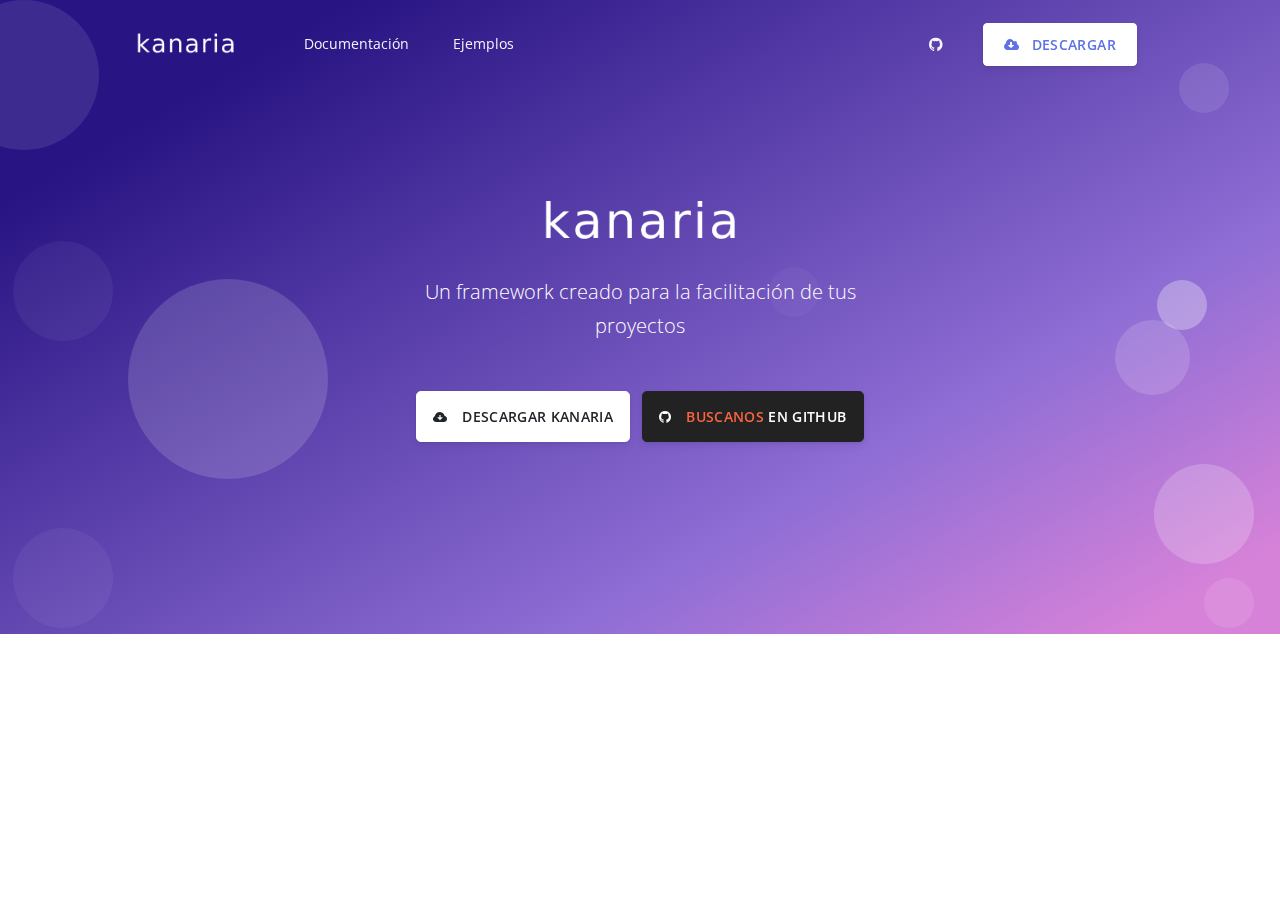
<file: index.html>
<!DOCTYPE html>
<html lang="es">

<head>
  <meta charset="utf-8">
  <meta name="viewport" content="width=device-width, initial-scale=1, shrink-to-fit=no">
  <meta name="description" content="Start your development with a Design System for Bootstrap 4.">
  <meta name="author" content="Creative Tim">
  <title>Kanaria framework</title>
  <!-- Favicon -->
  <link href="./assets/img/brand/favicon.png" rel="icon" type="image/png">
  <!-- Fonts -->
  <link href="https://fonts.googleapis.com/css?family=Open+Sans:300,400,600,700" rel="stylesheet">
  <!-- Icons -->
  <link href="./assets/vendor/nucleo/css/nucleo.css" rel="stylesheet">
  <link href="./assets/vendor/font-awesome/css/font-awesome.min.css" rel="stylesheet">
  <!-- Argon CSS -->
  <link type="text/css" href="./assets/css/argon.css?v=1.0.1" rel="stylesheet">

</head>

<body>
  <header class="header-global">
    <nav id="navbar-main" class="navbar navbar-main navbar-expand-lg navbar-transparent navbar-light headroom">
      <div class="container">
        <a class="navbar-brand mr-lg-5" href="./index.html">
          <img src="./assets/img/brand/kanaria.png">
        </a>
        <button class="navbar-toggler" type="button" data-toggle="collapse" data-target="#navbar_global" aria-controls="navbar_global" aria-expanded="false" aria-label="Toggle navigation">
          <span class="navbar-toggler-icon"></span>
        </button>
        <div class="navbar-collapse collapse" id="navbar_global">
          <div class="navbar-collapse-header">
            <div class="row">
              <div class="col-6 collapse-brand">
                <a href="./index.html">
                  <img src="./assets/img/brand/kanaria.png">
                </a>
              </div>
              <div class="col-6 collapse-close">
                <button type="button" class="navbar-toggler" data-toggle="collapse" data-target="#navbar_global" aria-controls="navbar_global" aria-expanded="false" aria-label="Toggle navigation">
                  <span></span>
                  <span></span>
                </button>
              </div>
            </div>
          </div>
          <ul class="navbar-nav navbar-nav-hover align-items-lg-center">
            <li class="nav-item dropdown">
              <a href="./pages/Documentacion.html" class="nav-link" data-toggle="dropdown" href="#" role="button">
                <i class="ni ni-ui-04 d-lg-none"></i>
                <span class="nav-link-inner--text">Documentación</span>
              </a>
              <div class="dropdown-menu dropdown-menu-xl">
                <div class="dropdown-menu-inner">
                  <a href="./examples/plantilla.html" class="media d-flex align-items-center">
                    <div class="icon icon-shape bg-gradient-primary rounded-circle text-white">
                      <i class="ni ni-spaceship"></i>
                    </div>
                    <div class="media-body ml-3">
                      <h6 class="heading text-primary mb-md-1">plantilla de inicio</h6>
                      <p class="description d-none d-md-inline-block mb-0">Inicie su proyecto con una plantilla de inicio</p>
                    </div>
                  </a>
        
                  <a href="./pages/Documentacion.html">
                    <div class="icon icon-shape bg-gradient-warning rounded-circle text-white">
                      <i class="ni ni-ui-04"></i>
                    </div>
                    <div class="media-body ml-3">
                      <h5 class="heading text-warning mb-md-1">Documentación</h5>
                      <p class="description d-none d-md-inline-block mb-0">Descubre las caracteristicas y funcionalidades de nuestro framework</p>
                    </div>
                  </a>
                </div>
              </div>
            </li>
             <li class="nav-item dropdown">
              <a href="#" class="nav-link" data-toggle="dropdown" href="#" role="button">
                <i class="ni ni-collection d-lg-none"></i>
                <span class="nav-link-inner--text">Ejemplos</span>
              </a>
              <div class="dropdown-menu">
                <a href="./examples/plantilla1.html" class="dropdown-item">Ejemplo 1</a>
                <a href="./examples/plantilla2.html" class="dropdown-item">Ejemplo 2</a>

              </div>
            </li>
            
          </ul>
          <ul class="navbar-nav align-items-lg-center ml-lg-auto">
            <li class="nav-item">
              <a class="nav-link nav-link-icon" href="https://github.com/cr15t14n/kanaria-framework" target="_blank" data-toggle="tooltip" title="Star us on Github">
                <i class="fa fa-github"></i>
                <span class="nav-link-inner--text d-lg-none">Github</span>
              </a>
            </li>
            <li class="nav-item d-none d-lg-block ml-lg-4">
              <a href="./Download/kanaria-framework.zip" target="_blank" download="kanaria.zip" class="btn btn-neutral btn-icon">
                <span class="btn-inner--icon">
                  <i class="fa fa-cloud-download mr-2"></i>
                </span>
                <span class="nav-link-inner--text">Descargar</span>
              </a>
            </li>
          </ul>
        </div>
      </div>
    </nav>
  </header>
  <main>
    <div class="position-relative">
      <!-- Hero for FREE version -->
      <section class="section section-lg section-hero section-shaped">
        <!-- Background circles -->
        <div class="shape shape-style-1 shape-primary">
          <span class="span-150"></span>
          <span class="span-50"></span>
          <span class="span-50"></span>
          <span class="span-75"></span>
          <span class="span-100"></span>
          <span class="span-75"></span>
          <span class="span-50"></span>
          <span class="span-100"></span>
          <span class="span-50"></span>
          <span class="span-100"></span>
        </div>
        <div class="container shape-container d-flex align-items-center py-lg">
          <div class="col px-0">
            <div class="row align-items-center justify-content-center">
              <div class="col-lg-6 text-center">
                <img src="./assets/img/brand/kanaria.png" style="width: 200px;" class="img-fluid">
                <p class="lead text-white">Un framework creado para la facilitación de tus proyectos</p>
                <div class="btn-wrapper mt-5">
                  <a href="./Download/kanaria-framework.zip" target="_blank" download="kanaria.zip" class="btn btn-lg btn-white btn-icon mb-3 mb-sm-0">
                    <span class="btn-inner--icon"><i class="ni ni-cloud-download-95"></i></span>
                    <span class="btn-inner--text">Descargar Kanaria</span>
                  </a>
                  <a href="https://github.com/cr15t14n/kanaria-framework" class="btn btn-lg btn-github btn-icon mb-3 mb-sm-0" target="_blank">
                    <span class="btn-inner--icon"><i class="fa fa-github"></i></span>
                    <span class="btn-inner--text">
                      <span class="text-warning">Buscanos</span> en Github</span>
                  </a>
                </div>
                
              </div>
            </div>
          </div>
        </div>

      </section>
    </div>


  <!-- Core -->
  <script src="./assets/vendor/jquery/jquery.min.js"></script>
  <script src="./assets/vendor/popper/popper.min.js"></script>
  <script src="./assets/vendor/bootstrap/bootstrap.min.js"></script>
  <script src="./assets/vendor/headroom/headroom.min.js"></script>
  <!-- Optional JS -->
  <script src="./assets/vendor/onscreen/onscreen.min.js"></script>
  <script src="./assets/vendor/nouislider/js/nouislider.min.js"></script>
  <script src="./assets/vendor/bootstrap-datepicker/js/bootstrap-datepicker.min.js"></script>
  <!-- Argon JS -->
  <script src="./assets/js/argon.js?v=1.0.1"></script>
</body>

</html>
</file>
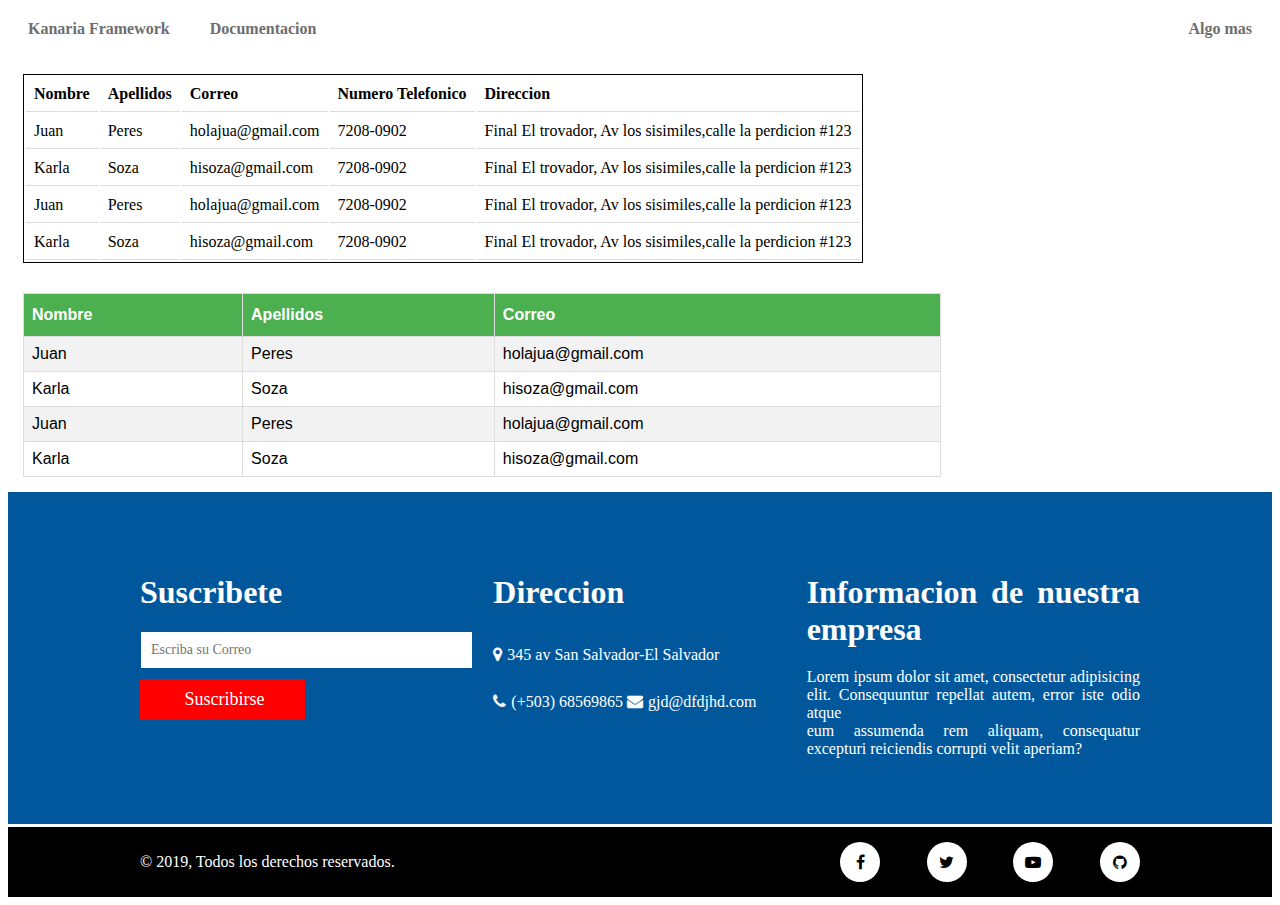
<file: Download/kanaria framework/index.html>
<!DOCTYPE html>
<html lang="es">
  <head>
    <meta charset="UTF-8">
    <meta name="viewport" content="width=device-width, initial-scale=1.0">
    <link href="css/font-awesome/css/font-awesome.min.css" rel="stylesheet">
    
  
    <link rel="stylesheet" type="text/css" href="css/kanaria.css">
    <title>Document</title>
  </head>
  <body>

    <nav class="menu4-1">
  <section class="menu4-1-sectiona">
    <ul>
      <a href="http://kanaria.000webhostapp.com">Kanaria Framework</a>
      <a href="http://kanaria.000webhostapp.com/pages/Documentacion.html">Documentacion</a>
    </ul>
  </section>
  <section class="menu4-1-sectionb">
    <ul>
      <a href="#" target="_blank" download="kanaria.zip">Algo mas</a> 
    </ul>
  </section>
</nav>

<div class="row">
        <div class="col-s-12 col-b-10 col-xl-9">
            
            <div class="tabla1">
                <table class="tab">
                <tr>
                    <th>Nombre</th>
                  <th>Apellidos</th>
                    <th>Correo</th>
                    <th>Numero Telefonico</th>
                    <th>Direccion</th>
                </tr>
                <tr>
                    <td>Juan</td>
                    <td>Peres</td>
                    <td>holajua@gmail.com</td>
                    <td>7208-0902</td>
                    <td>Final El trovador, Av los sisimiles,calle la perdicion #123</td>
                </tr>
                <tr>
                    <td>Karla</td>
                    <td>Soza</td>
                    <td>hisoza@gmail.com</td>
                    <td>7208-0902</td>
                    <td>Final El trovador, Av los sisimiles,calle la perdicion #123</td>
                </tr>
                <tr>
                    <td>Juan</td>
                    <td>Peres</td>
                    <td>holajua@gmail.com</td>
                    <td>7208-0902</td>
                    <td>Final El trovador, Av los sisimiles,calle la perdicion #123</td>
                </tr>
                <tr>
                    <td>Karla</td>
                    <td>Soza</td>
                    <td>hisoza@gmail.com</td>
                    <td>7208-0902</td>
                    <td>Final El trovador, Av los sisimiles,calle la perdicion #123</td>
                </tr>               
            </table>
            </div>          
        </div>
        </div>
            <div class="row">
             <div class="col-s-12 col-b-10 col-xl-9">
              <div class="tabla2" >
                <table class= "customers">
                <tr>
                    <th>Nombre</th>
                    <th>Apellidos</th>
                    <th>Correo</th>
                </tr>
                <tr>
                    <td>Juan</td>
                    <td>Peres</td>
                    <td>holajua@gmail.com</td>
                </tr>
                <tr>
                    <td>Karla</td>
                    <td>Soza</td>
                    <td>hisoza@gmail.com</td>
                </tr>
                <tr>
                    <td>Juan</td>
                    <td>Peres</td>
                    <td>holajua@gmail.com</td>
                </tr>
                <tr>
                    <td>Karla</td>
                    <td>Soza</td>
                    <td>hisoza@gmail.com</td>
                </tr>               
            </table>
            </div>          
        </div>
    </div>   












<footer>
    <div class="footer-container">
      <div class="footer-main">
        <div class="footer-columna">
          <h3>Suscribete</h3>
          <input type="email" placeholder="Escriba su Correo">
          <input type="submit" value=" Suscribirse">
        </div>

        <div class="footer-columna">
          <h3>Direccion</h3>
          <span class="fa fa-map-marker"><p>345 av San Salvador-El Salvador</p></span>
          <span class="fa fa-phone"><p>(+503) 68569865 </p></span>
          <span class="fa fa-envelope"><p>gjd@dfdjhd.com</p></span>
        </div>

        <div class="footer-columna">
          <h3>Informacion de nuestra empresa</h3>
          <p>Lorem ipsum dolor sit amet, consectetur adipisicing elit. Consequuntur repellat autem, error iste odio atque <br> eum assumenda rem aliquam, consequatur excepturi reiciendis corrupti velit aperiam?</p>
        </div>
      </div>


    <div class="footer-copy-redes">
      <div class="main-copy-redes">
        <div class="footer-copy">
          © 2019, Todos los derechos reservados.
        </div>
        <div class="footer-redes">
          <a href="#" class="fa fa-facebook"></a>
          <a href="#" class="fa fa-twitter"></a>
          <a href="#" class="fa fa-youtube-play"></a>
          <a href="#" class="fa fa-github"></a>
        </div>
      </div>
    </div>
  </div>
</footer>

  </body>
  </html>
</file>
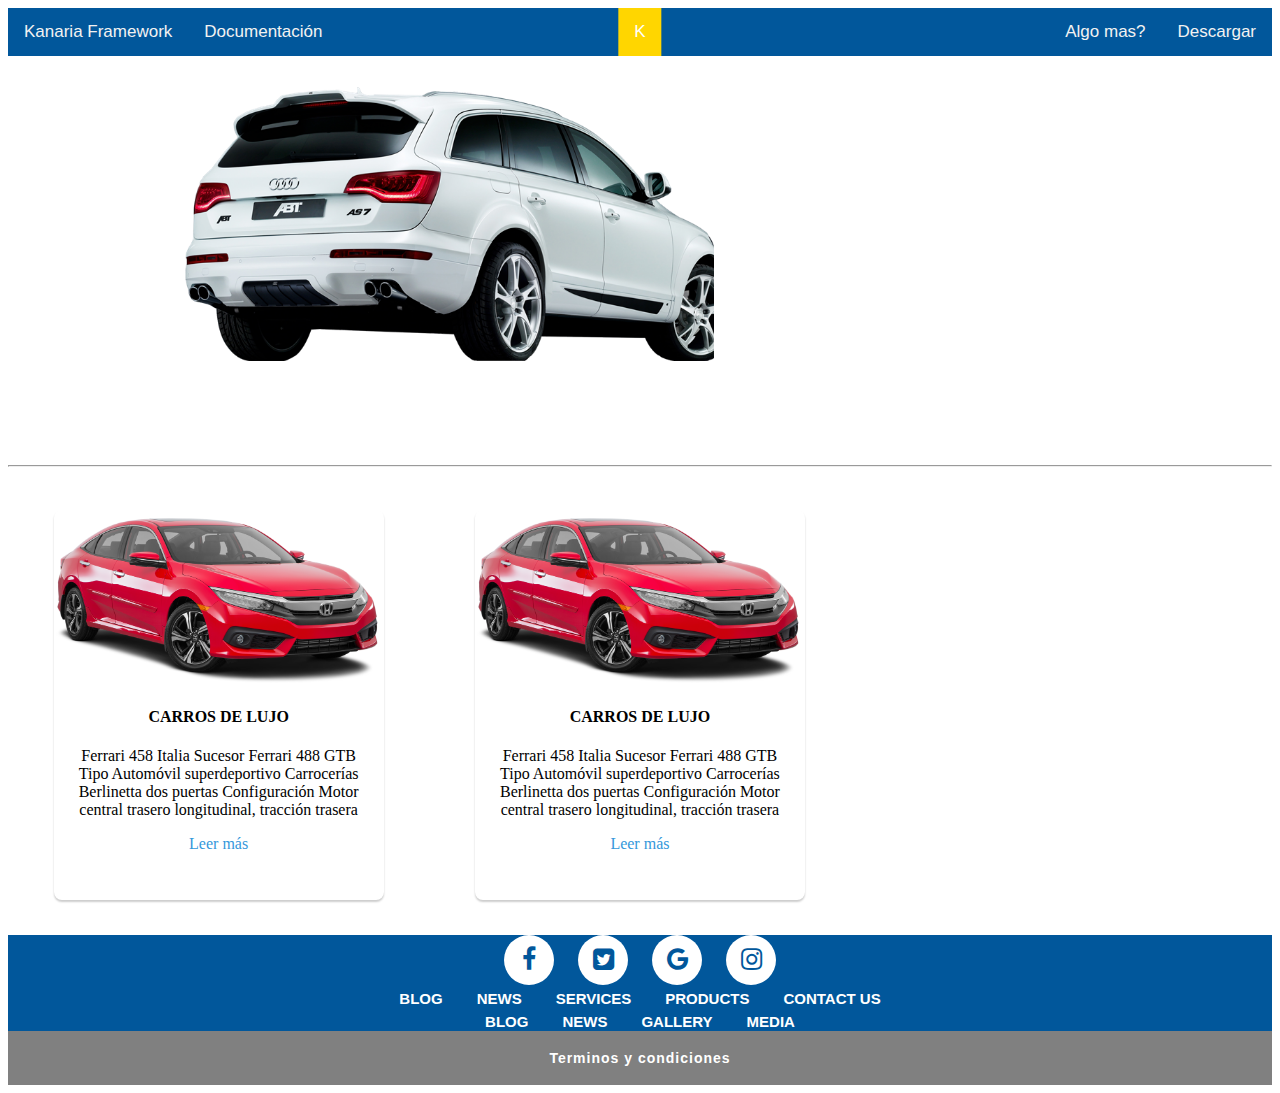
<file: examples/plantilla1.html>
<!DOCTYPE html>
<html lang="es">
  <head>
    <meta charset="UTF-8">
    <meta name="viewport" content="width=device-width, initial-scale=1.0">

      <link href="../Download/font-awesome/css/font-awesome.min.css" rel="stylesheet">

    
  
    <link rel="stylesheet" type="text/css" href="../Download/kanaria.css">
    <title>Document</title>
  </head>
  <body>
    <nav>

  <div class="topnav">

    <div class="topnav-centered">
      <a href="#home" class="active">K</a>
    </div>
    <div class="topnav-left">
      <a href="../index.html">Kanaria Framework</a>
      <a href="../pages/Documentacion.html">Documentación</a>

    </div>

    <div class="topnav-right">
      <a href="#search">Algo mas?</a>
      <a href="../Download/plantilla1/kanaria-framework.zip" target="_blank" download="kanaria.zip">Descargar</a>
    </div>

  </div> 
</nav>
 
<div class="row">
  <div class="col-s-12 col-b-6 col-xl-8 " >
         <div class="slider">
    <ul>
      <li>
        <img src="./img/15.png" alt="">
      </li>
      <li>
        <img src="./img/16.png" alt="">
      </li>
      <li>
        <img src="./img/17.png" alt="">
      </li>
      <li>
        <img src="./img/18.png" alt="">
      </li>
    </ul>
  </div>
    
  </div>
</div>
<hr>
    <div class="row">
      <div class="col-s-7 col-b-5 col-xl-4">
        <div class="container-card ">
       
          <div class="card">
            <img src="./img/7.png">
            <h4>CARROS DE LUJO</h4>
            <p>Ferrari 458 Italia
               Sucesor  Ferrari 488 GTB
               Tipo Automóvil superdeportivo
               Carrocerías  Berlinetta dos puertas
               Configuración  Motor central trasero longitudinal, tracción trasera</p>

            <a href="#">Leer más</a>
          </div>

        </div>
      </div>
      <div class="col-s-7 col-b-5 col-xl-4">
        <div class="container-card ">
       
          <div class="card">
            <img src="./img/7.png">
            <h4>CARROS DE LUJO</h4>
            <p>Ferrari 458 Italia
               Sucesor  Ferrari 488 GTB
               Tipo Automóvil superdeportivo
               Carrocerías  Berlinetta dos puertas
               Configuración  Motor central trasero longitudinal, tracción trasera</p>

            <a href="#">Leer más</a>
          </div>

        </div>
      </div>


    </div>





 <footer>
    <div class="footer-social-icons">
       <ul>
           <li><a href="#" target="blank"><i class="fa fa-facebook-f"></i></a></li>
           <li><a href="#" target="blank"><i class="fa fa-twitter-square"></i></a></li>
           <li><a href="#" target="blank"><i class="fa fa-google"></i></a></li>
           <li><a href="#" target="blank"><i class="fa fa-instagram"></i></a></li>
       </ul> 
    </div>


     <div class="footer-menu-one">
        <ul>
            <li><a href="#">Blog</a></li>
            <li><a href="#">News</a></li>
            <li><a href="#">Services</a></li>
            <li><a href="#">Products</a></li>
            <li><a href="#">Contact us</a></li>
        </ul> 
     </div>

     <div class="footer-menu-two">
        <ul>
            <li><a href="#">Blog</a></li>
            <li><a href="#">News</a></li>
            <li><a href="#">Gallery</a></li>
            <li><a href="#">Media</a></li>
        </ul> 
     </div>

  <div class="footer-bottom">
      <p><a href="#">Terminos y condiciones</a></p>
      </div>


      
    </div>
  </div>
  </footer>
</body>
</html>
</file>
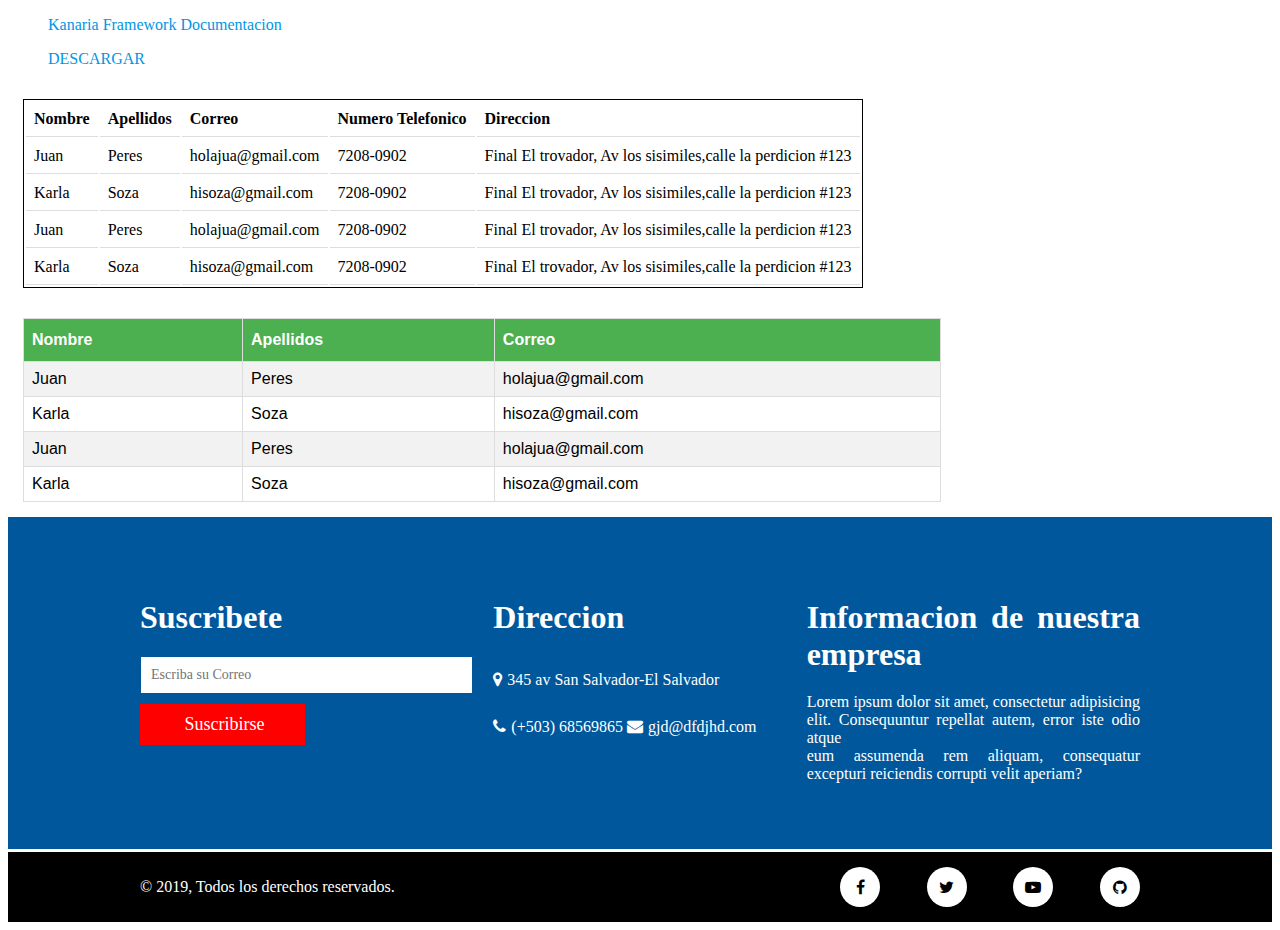
<file: examples/plantilla2.html>
<!DOCTYPE html>
<html lang="es">
  <head>
    <meta charset="UTF-8">
    <meta name="viewport" content="width=device-width, initial-scale=1.0">
    <link href="../Download/font-awesome/css/font-awesome.min.css" rel="stylesheet">
    
  
    <link rel="stylesheet" type="text/css" href="../Download/kanaria.css">
    <title>Document</title>
  </head>
  <body>

    <nav class="menu4-1">
  <section class="menu4-1-sectiona">
    <ul>
      <a href="../index.html">Kanaria Framework</a>
      <a href="../pages/Documentacion.html">Documentacion</a>
    </ul>
  </section>
  <section class="menu4-1-sectionb">
    <ul>
      <a href="../Download/plantilla2/kanaria-framework.zip" target="_blank" download="kanaria.zip">DESCARGAR</a> 
    </ul>
  </section>
</nav>

<div class="row">
        <div class="col-s-12 col-b-10 col-xl-9">
            
            <div class="tabla1">
                <table class="tab">
                <tr>
                    <th>Nombre</th>
                  <th>Apellidos</th>
                    <th>Correo</th>
                    <th>Numero Telefonico</th>
                    <th>Direccion</th>
                </tr>
                <tr>
                    <td>Juan</td>
                    <td>Peres</td>
                    <td>holajua@gmail.com</td>
                    <td>7208-0902</td>
                    <td>Final El trovador, Av los sisimiles,calle la perdicion #123</td>
                </tr>
                <tr>
                    <td>Karla</td>
                    <td>Soza</td>
                    <td>hisoza@gmail.com</td>
                    <td>7208-0902</td>
                    <td>Final El trovador, Av los sisimiles,calle la perdicion #123</td>
                </tr>
                <tr>
                    <td>Juan</td>
                    <td>Peres</td>
                    <td>holajua@gmail.com</td>
                    <td>7208-0902</td>
                    <td>Final El trovador, Av los sisimiles,calle la perdicion #123</td>
                </tr>
                <tr>
                    <td>Karla</td>
                    <td>Soza</td>
                    <td>hisoza@gmail.com</td>
                    <td>7208-0902</td>
                    <td>Final El trovador, Av los sisimiles,calle la perdicion #123</td>
                </tr>               
            </table>
            </div>          
        </div>
        </div>
            <div class="row">
             <div class="col-s-12 col-b-10 col-xl-9">
              <div class="tabla2" >
                <table class= "customers">
                <tr>
                    <th>Nombre</th>
                    <th>Apellidos</th>
                    <th>Correo</th>
                </tr>
                <tr>
                    <td>Juan</td>
                    <td>Peres</td>
                    <td>holajua@gmail.com</td>
                </tr>
                <tr>
                    <td>Karla</td>
                    <td>Soza</td>
                    <td>hisoza@gmail.com</td>
                </tr>
                <tr>
                    <td>Juan</td>
                    <td>Peres</td>
                    <td>holajua@gmail.com</td>
                </tr>
                <tr>
                    <td>Karla</td>
                    <td>Soza</td>
                    <td>hisoza@gmail.com</td>
                </tr>               
            </table>
            </div>          
        </div>
    </div>   












<footer>
    <div class="footer-container">
      <div class="footer-main">
        <div class="footer-columna">
          <h3>Suscribete</h3>
          <input type="email" placeholder="Escriba su Correo">
          <input type="submit" value=" Suscribirse">
        </div>

        <div class="footer-columna">
          <h3>Direccion</h3>
          <span class="fa fa-map-marker"><p>345 av San Salvador-El Salvador</p></span>
          <span class="fa fa-phone"><p>(+503) 68569865 </p></span>
          <span class="fa fa-envelope"><p>gjd@dfdjhd.com</p></span>
        </div>

        <div class="footer-columna">
          <h3>Informacion de nuestra empresa</h3>
          <p>Lorem ipsum dolor sit amet, consectetur adipisicing elit. Consequuntur repellat autem, error iste odio atque <br> eum assumenda rem aliquam, consequatur excepturi reiciendis corrupti velit aperiam?</p>
        </div>
      </div>


    <div class="footer-copy-redes">
      <div class="main-copy-redes">
        <div class="footer-copy">
          © 2019, Todos los derechos reservados.
        </div>
        <div class="footer-redes">
          <a href="#" class="fa fa-facebook"></a>
          <a href="#" class="fa fa-twitter"></a>
          <a href="#" class="fa fa-youtube-play"></a>
          <a href="#" class="fa fa-github"></a>
        </div>
      </div>
    </div>
  </div>
</footer>

  </body>
  </html>
</file>
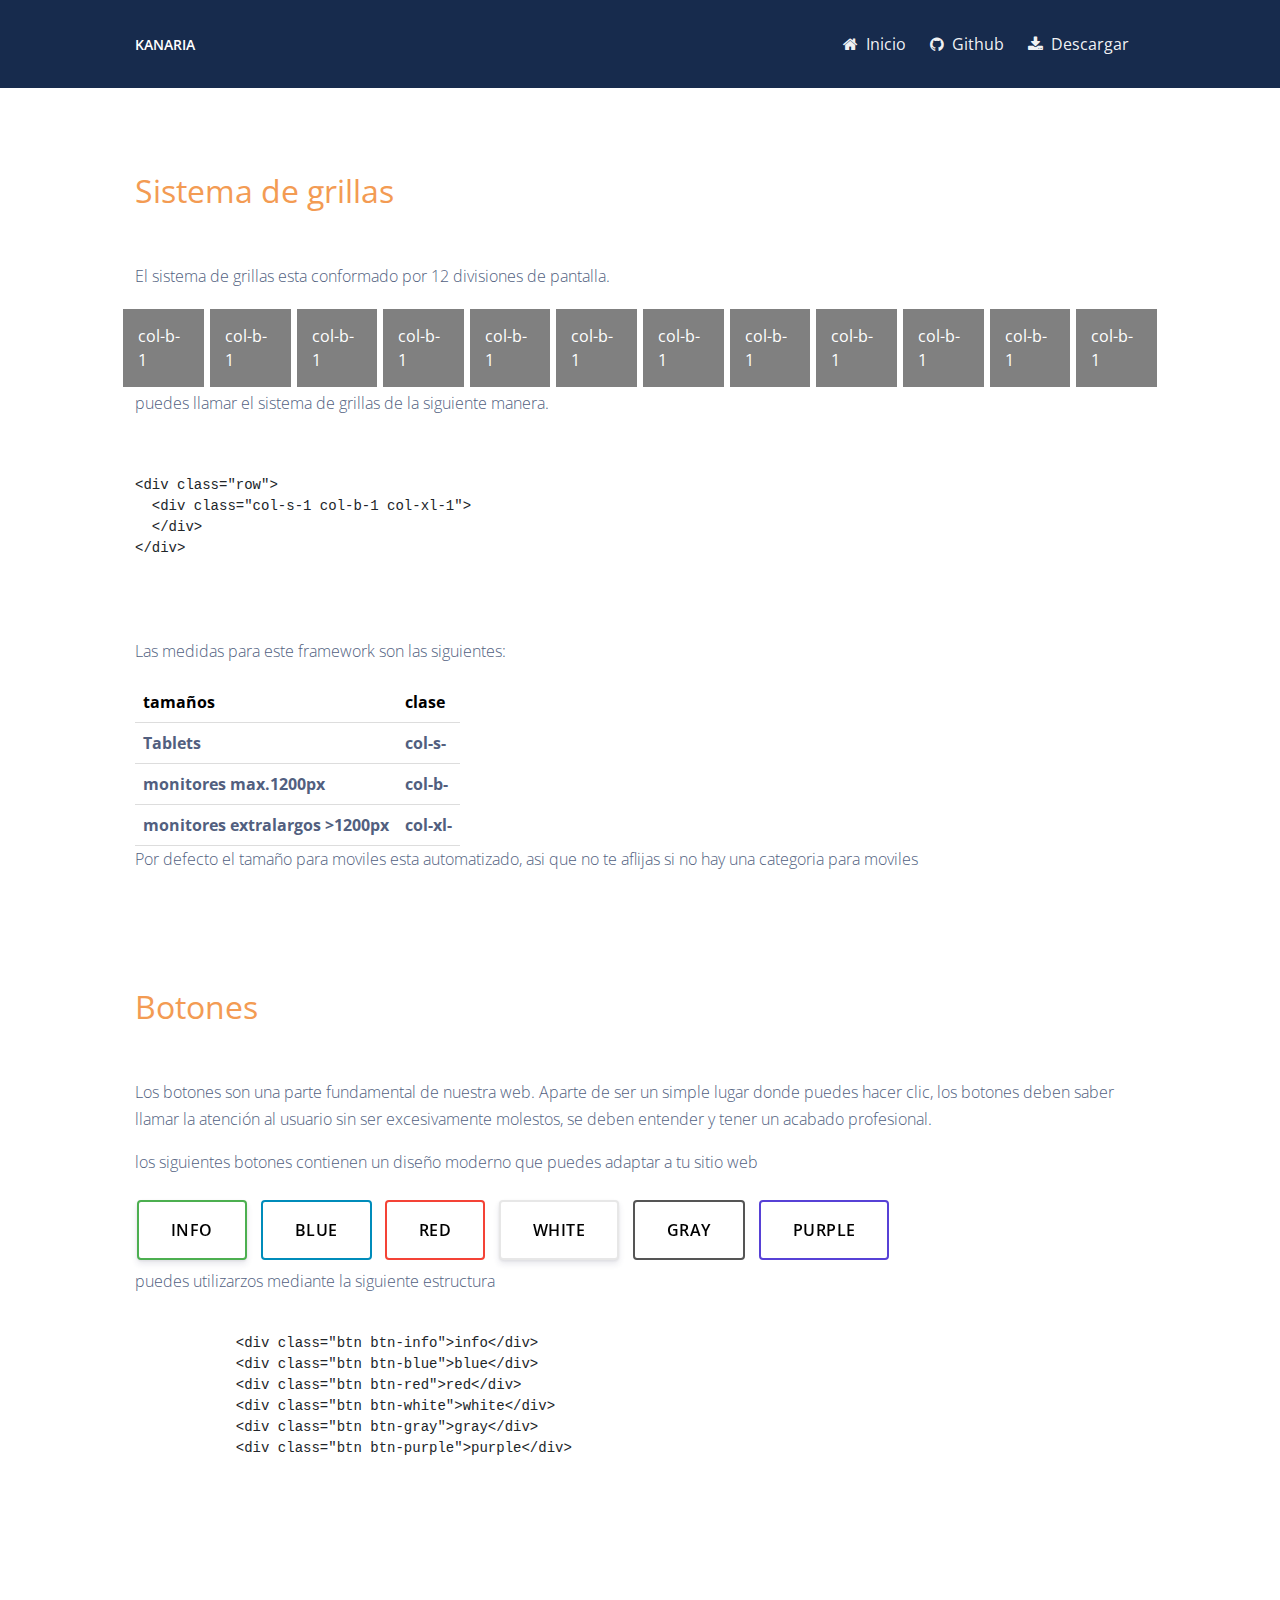
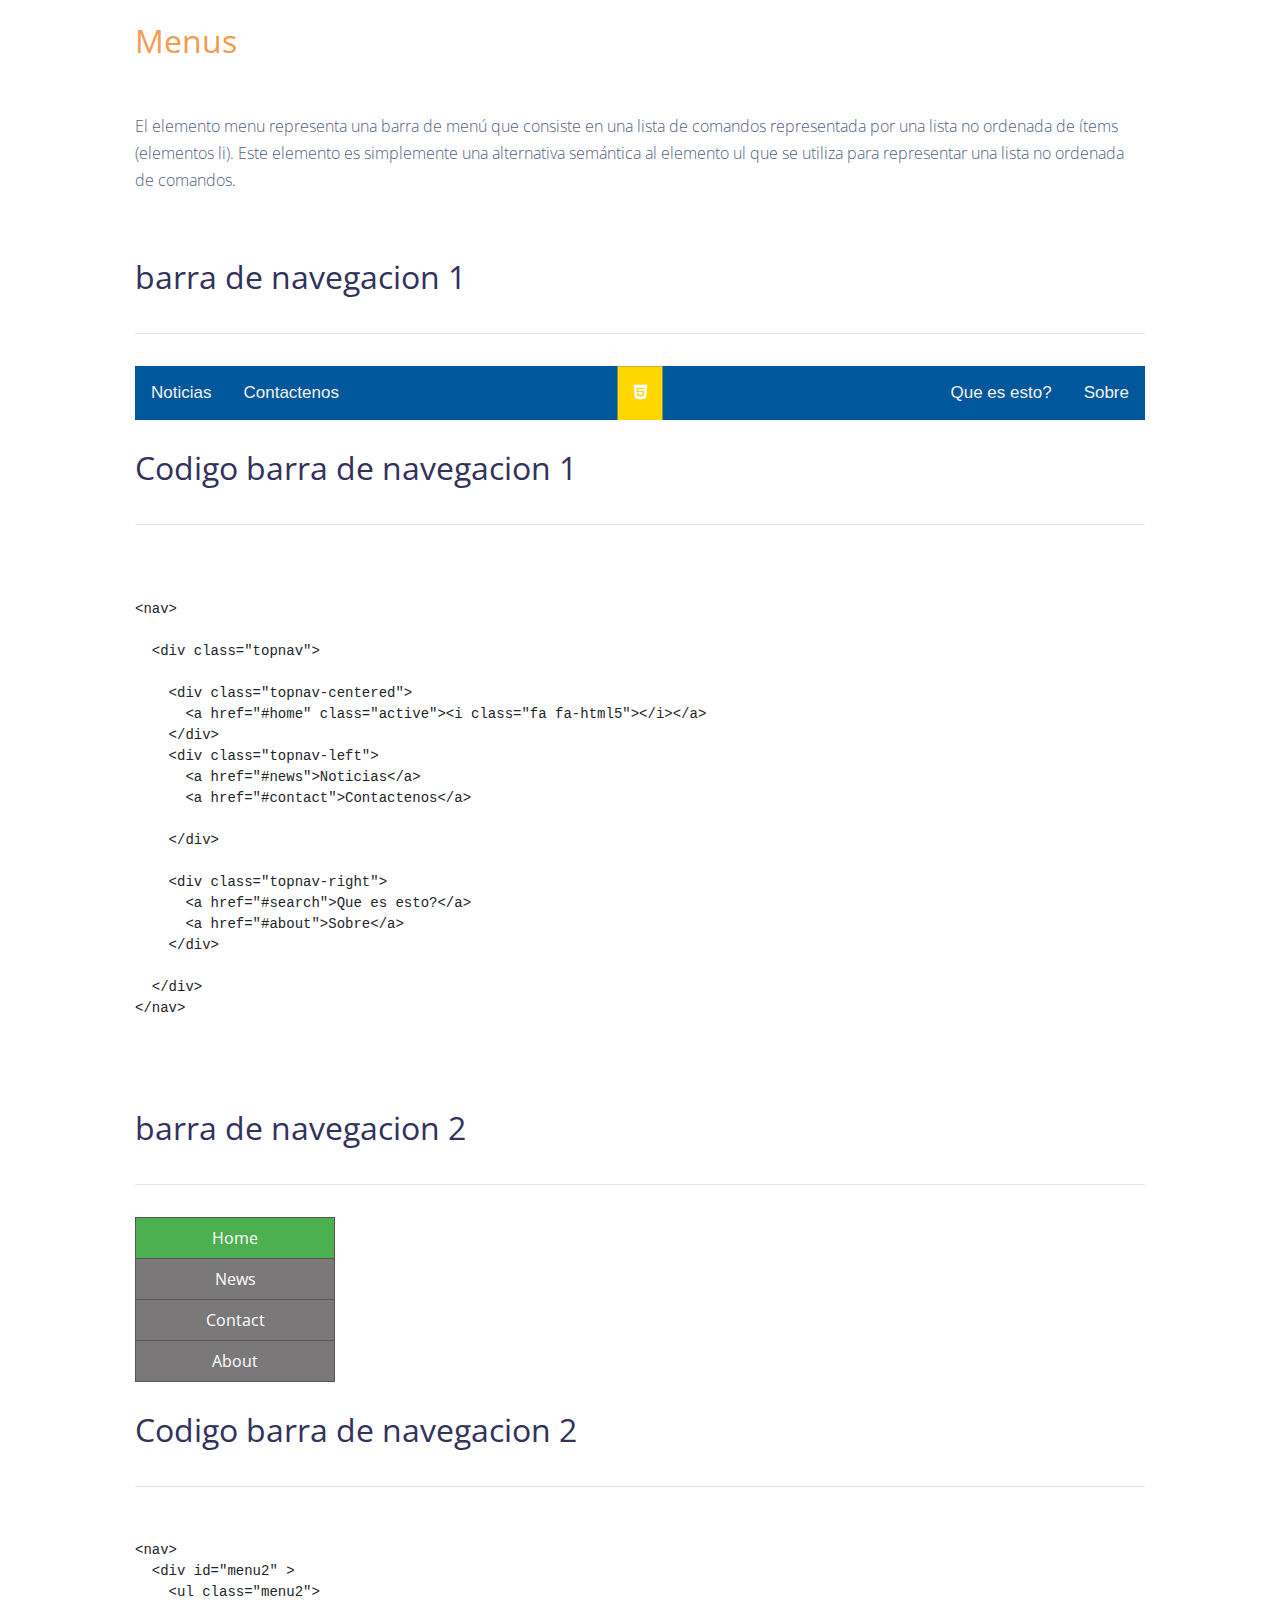
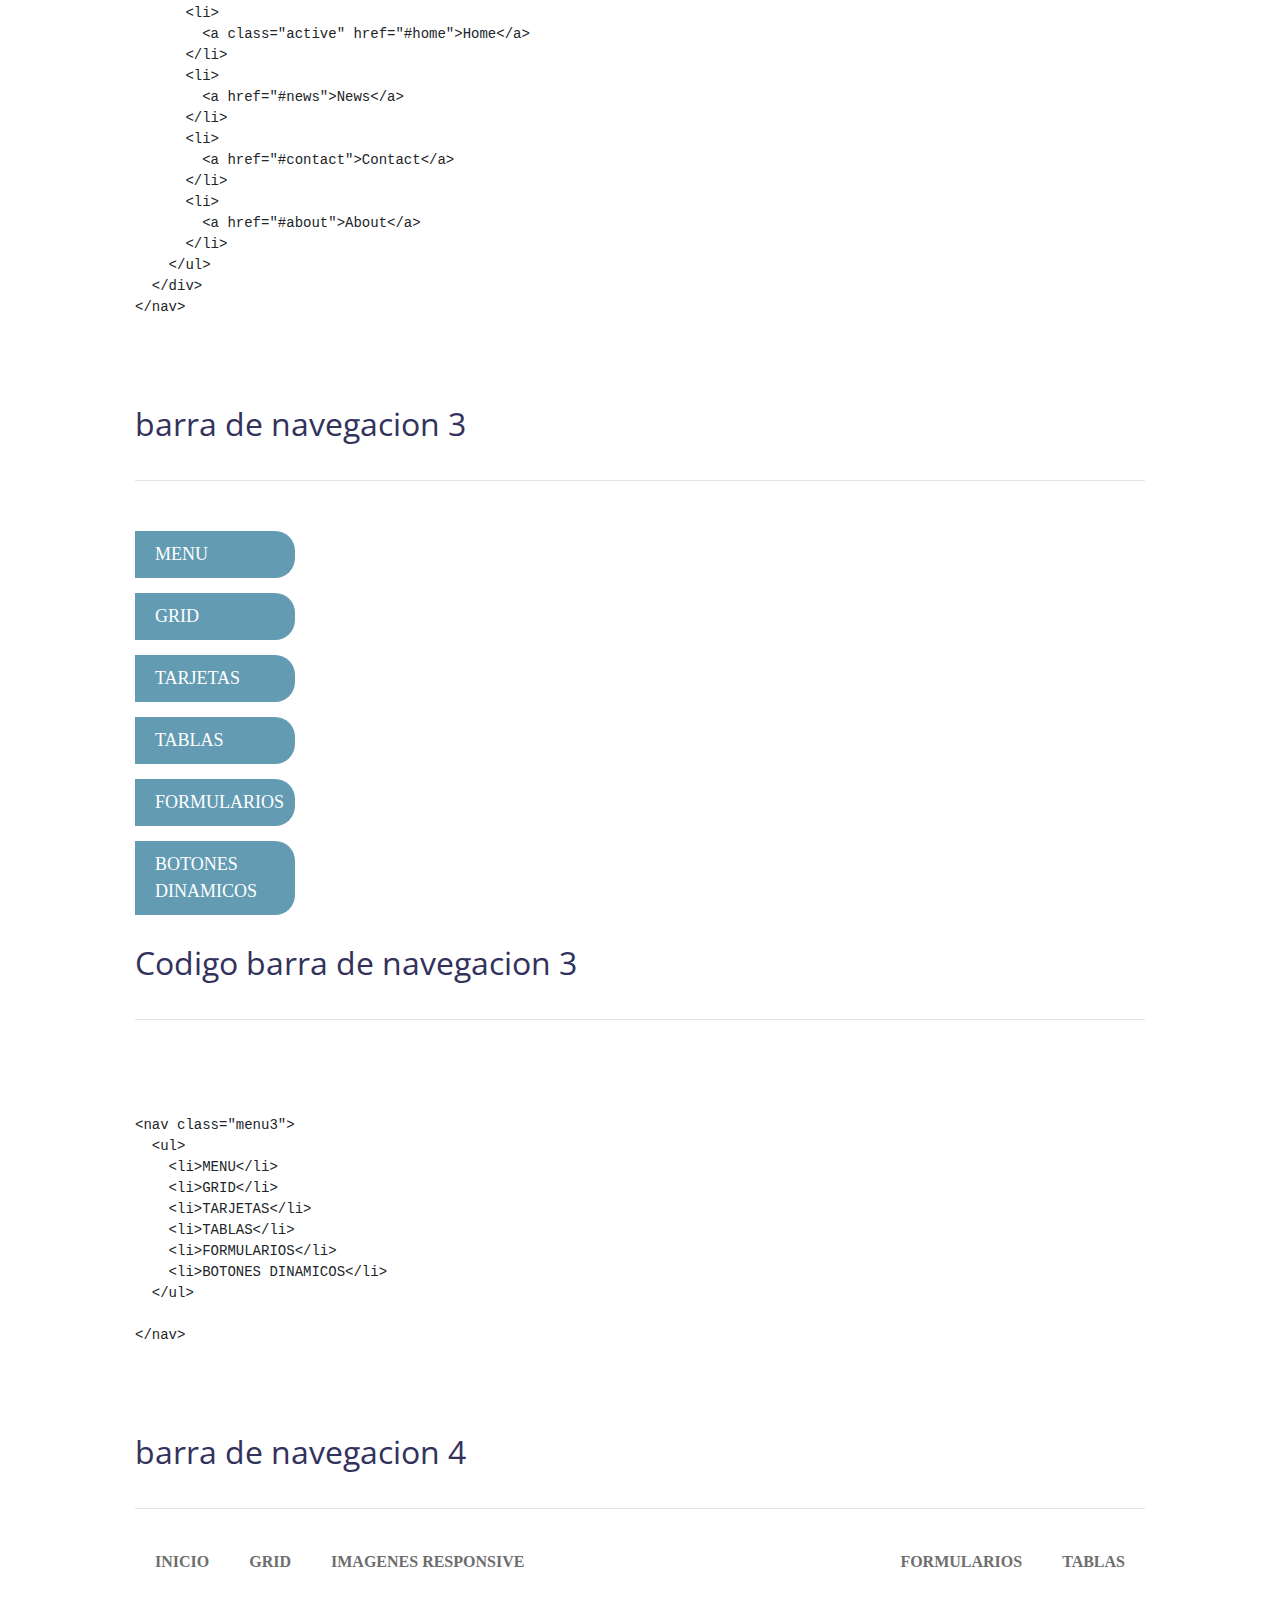
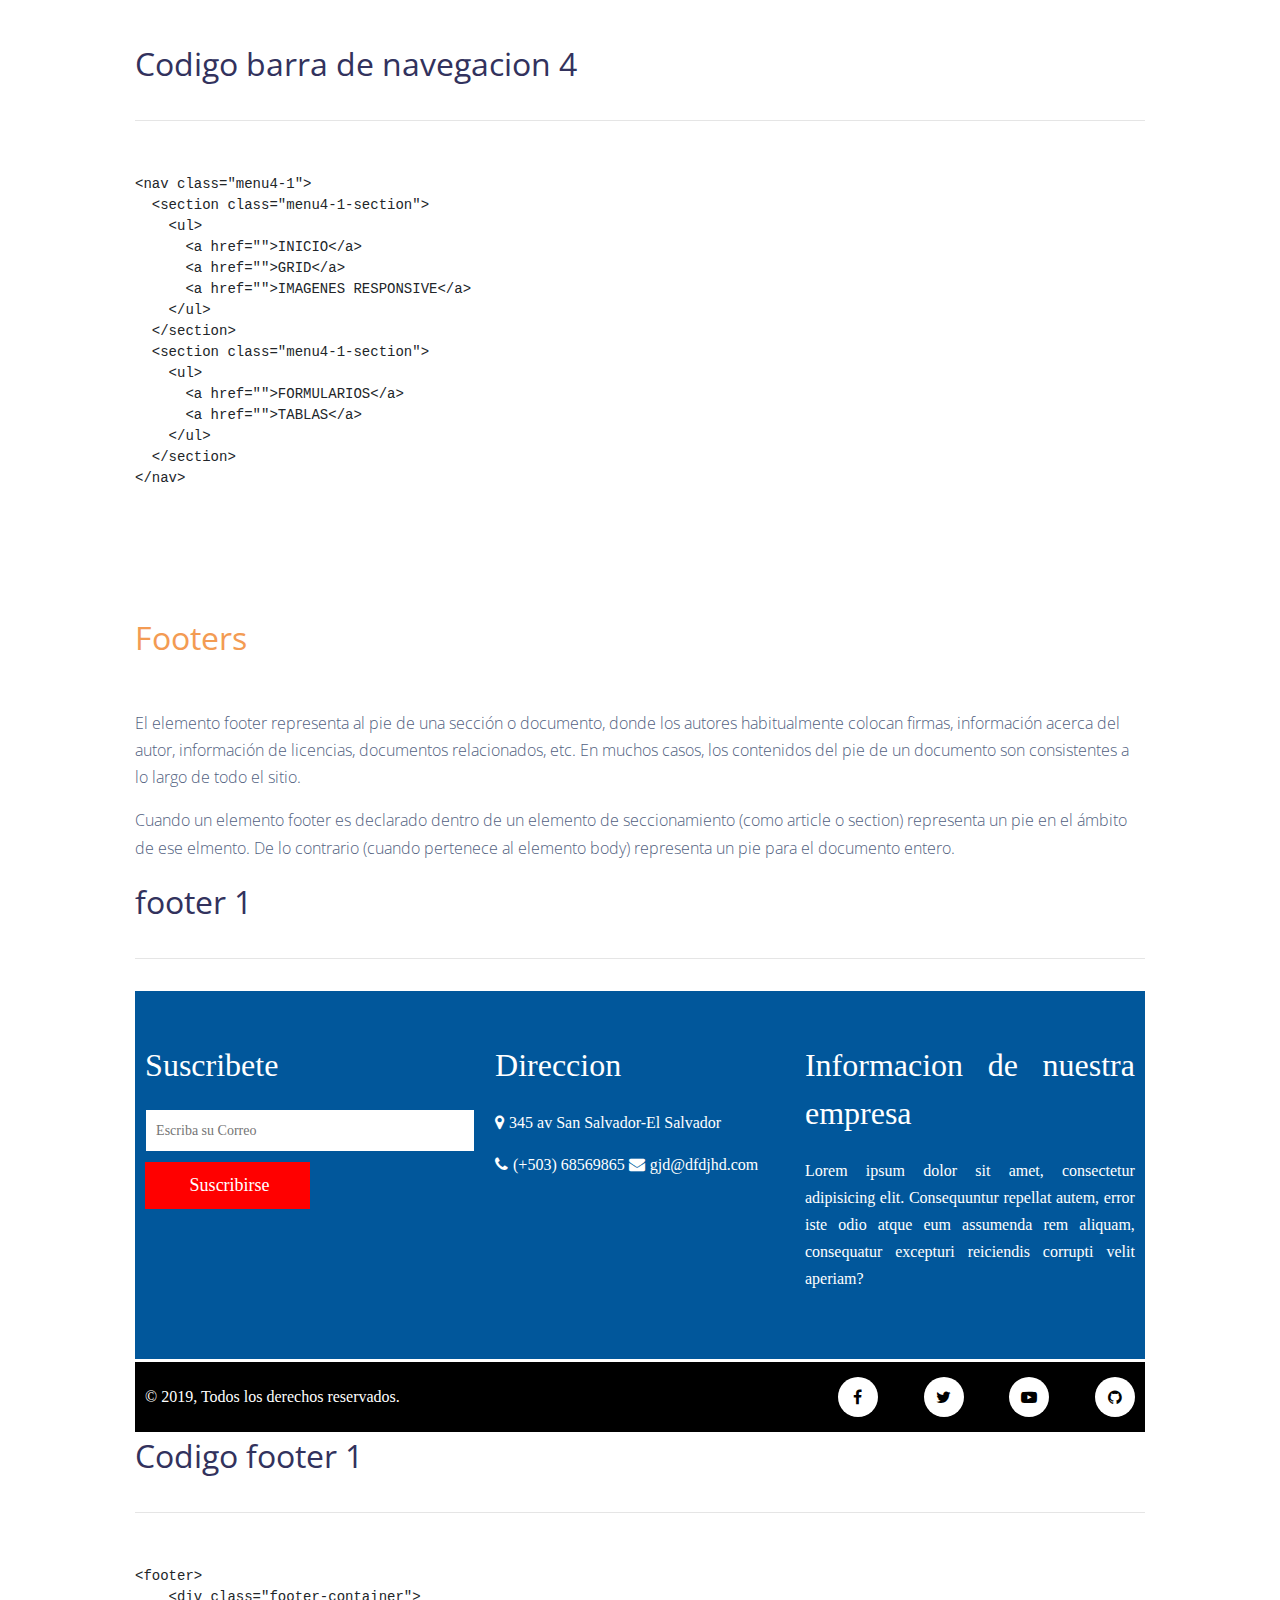
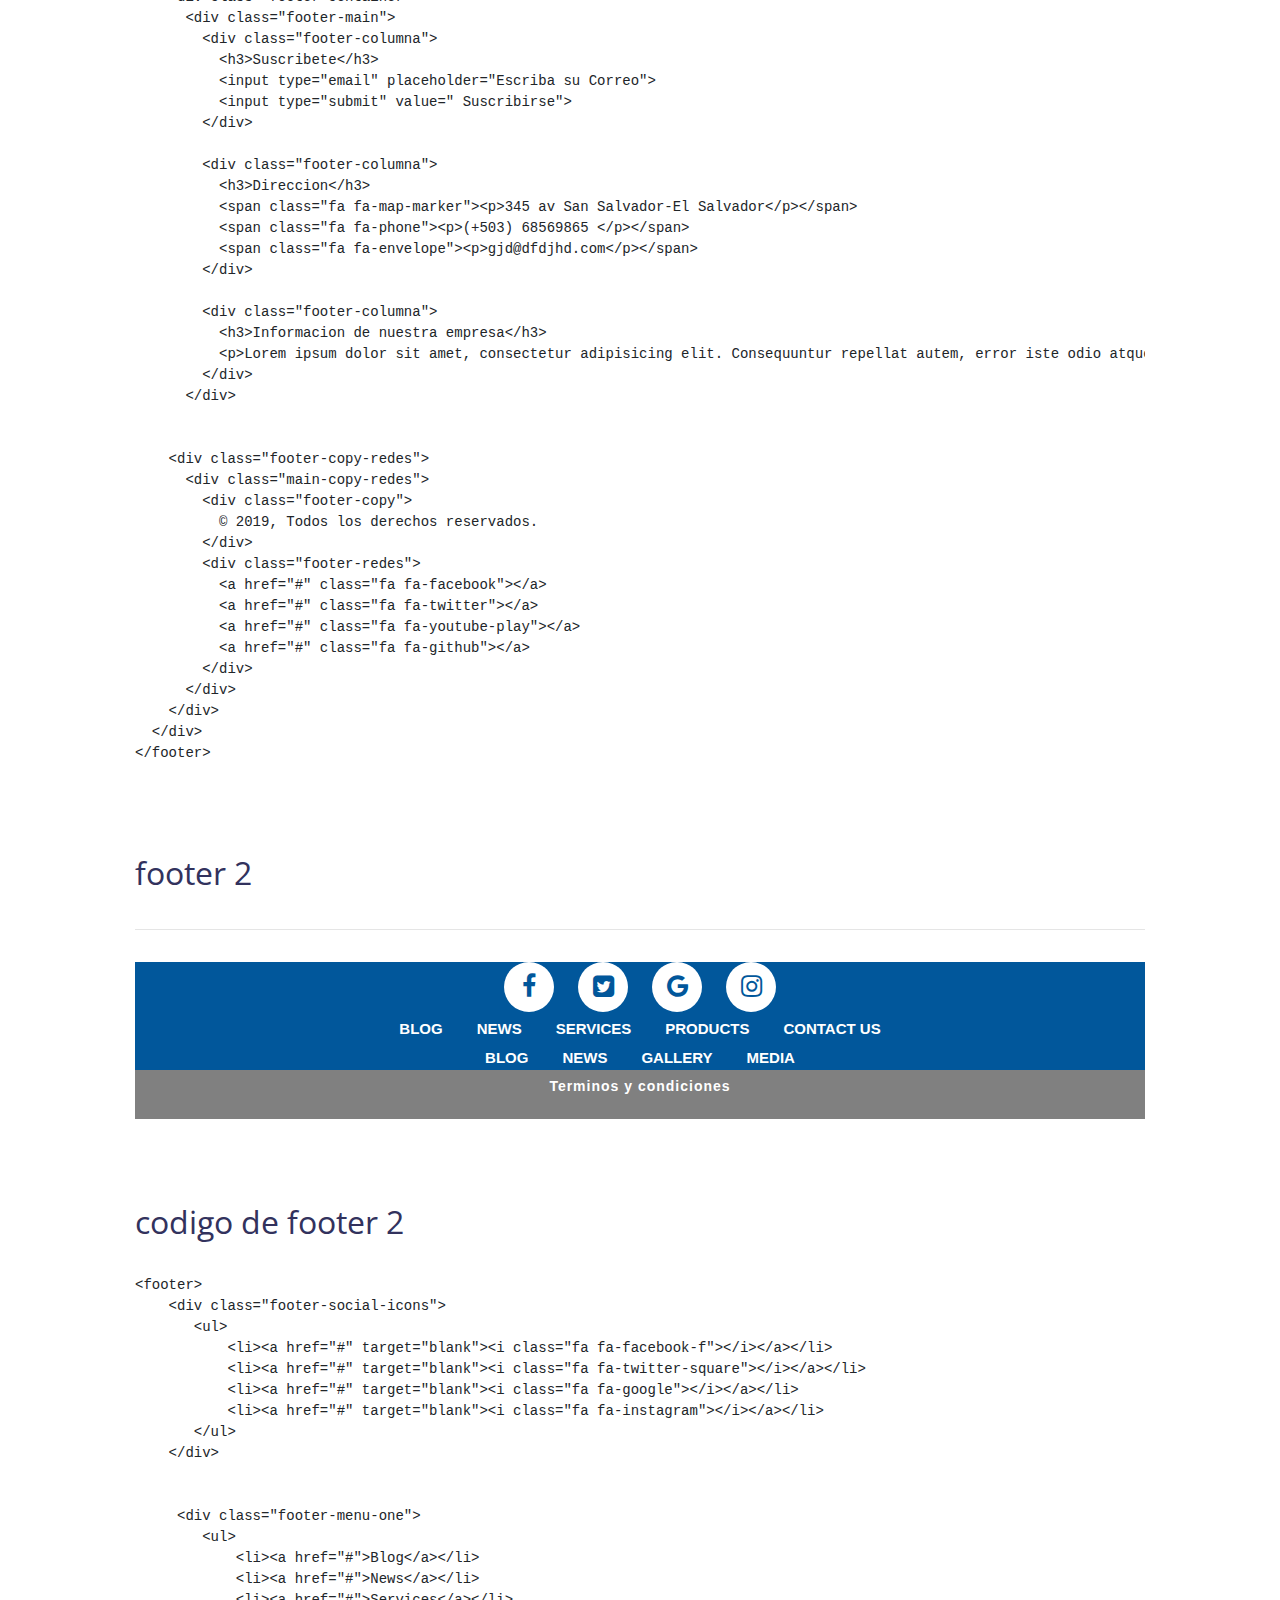
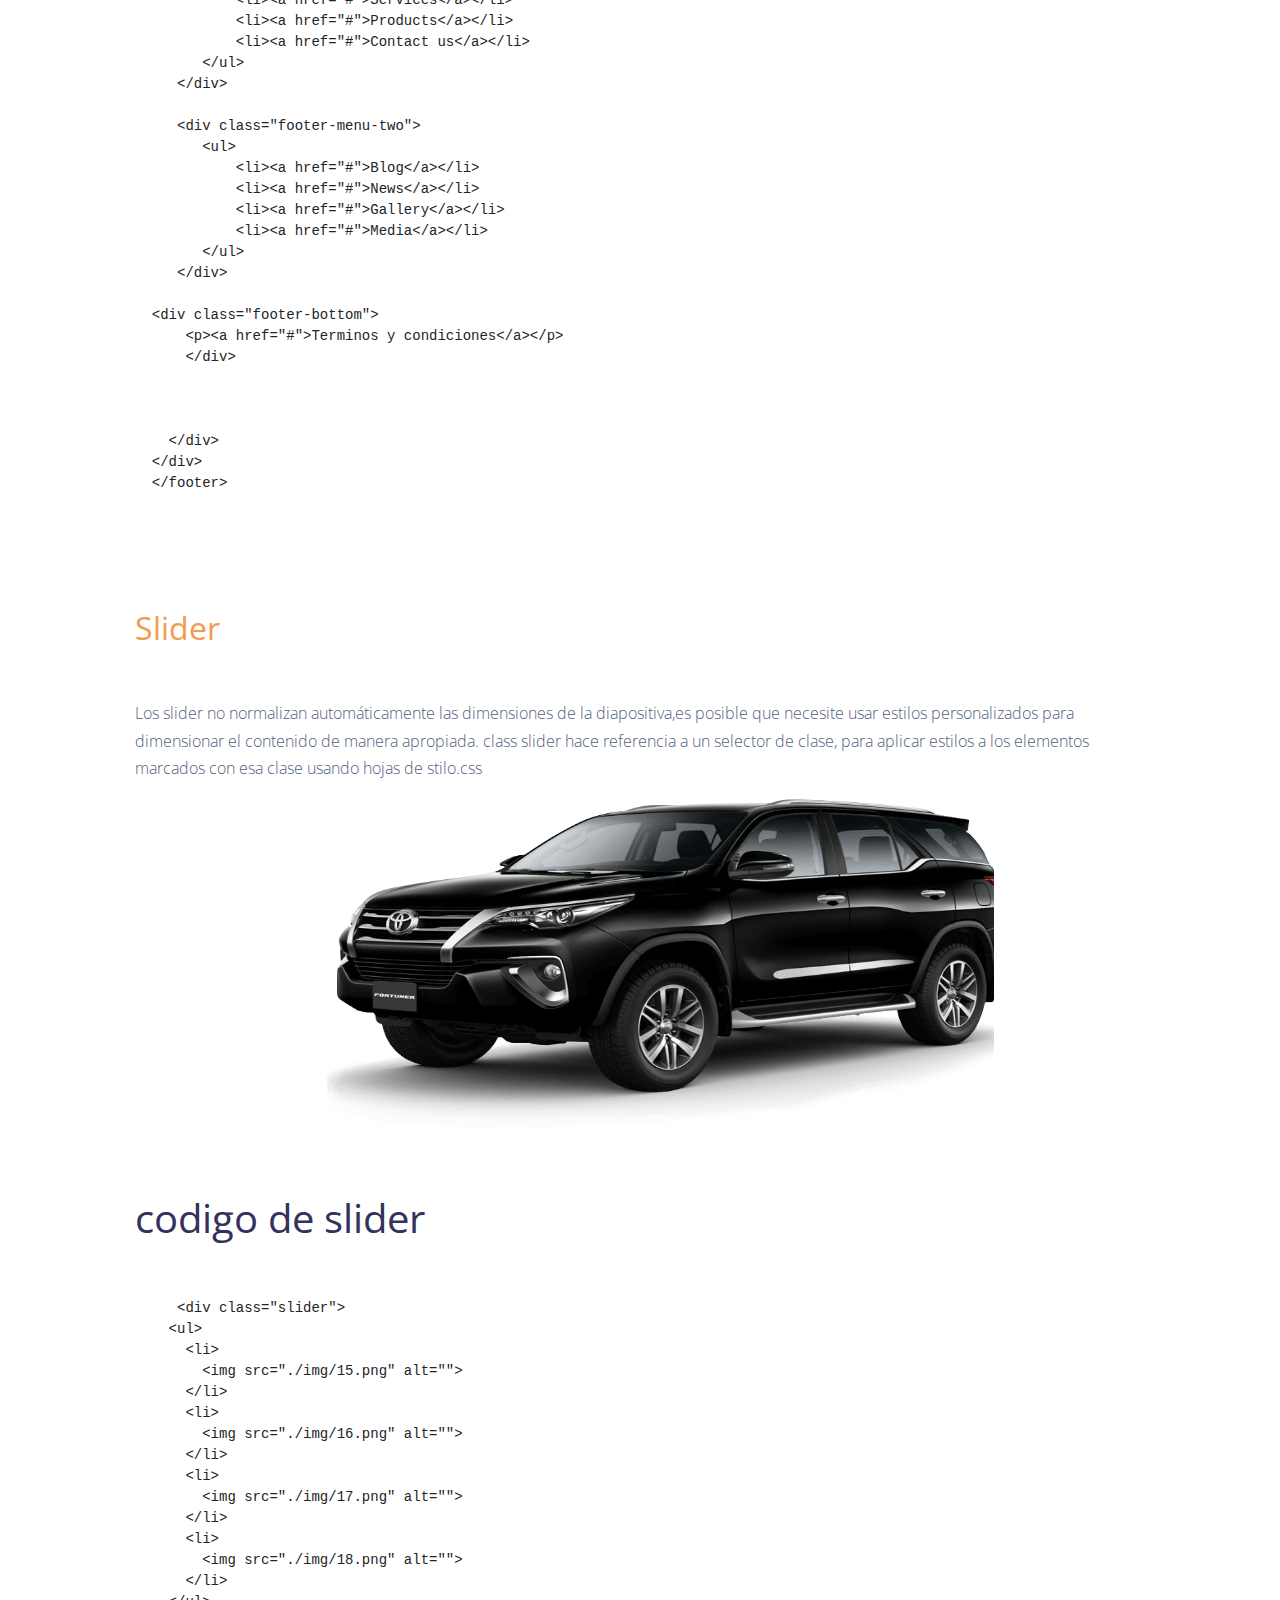
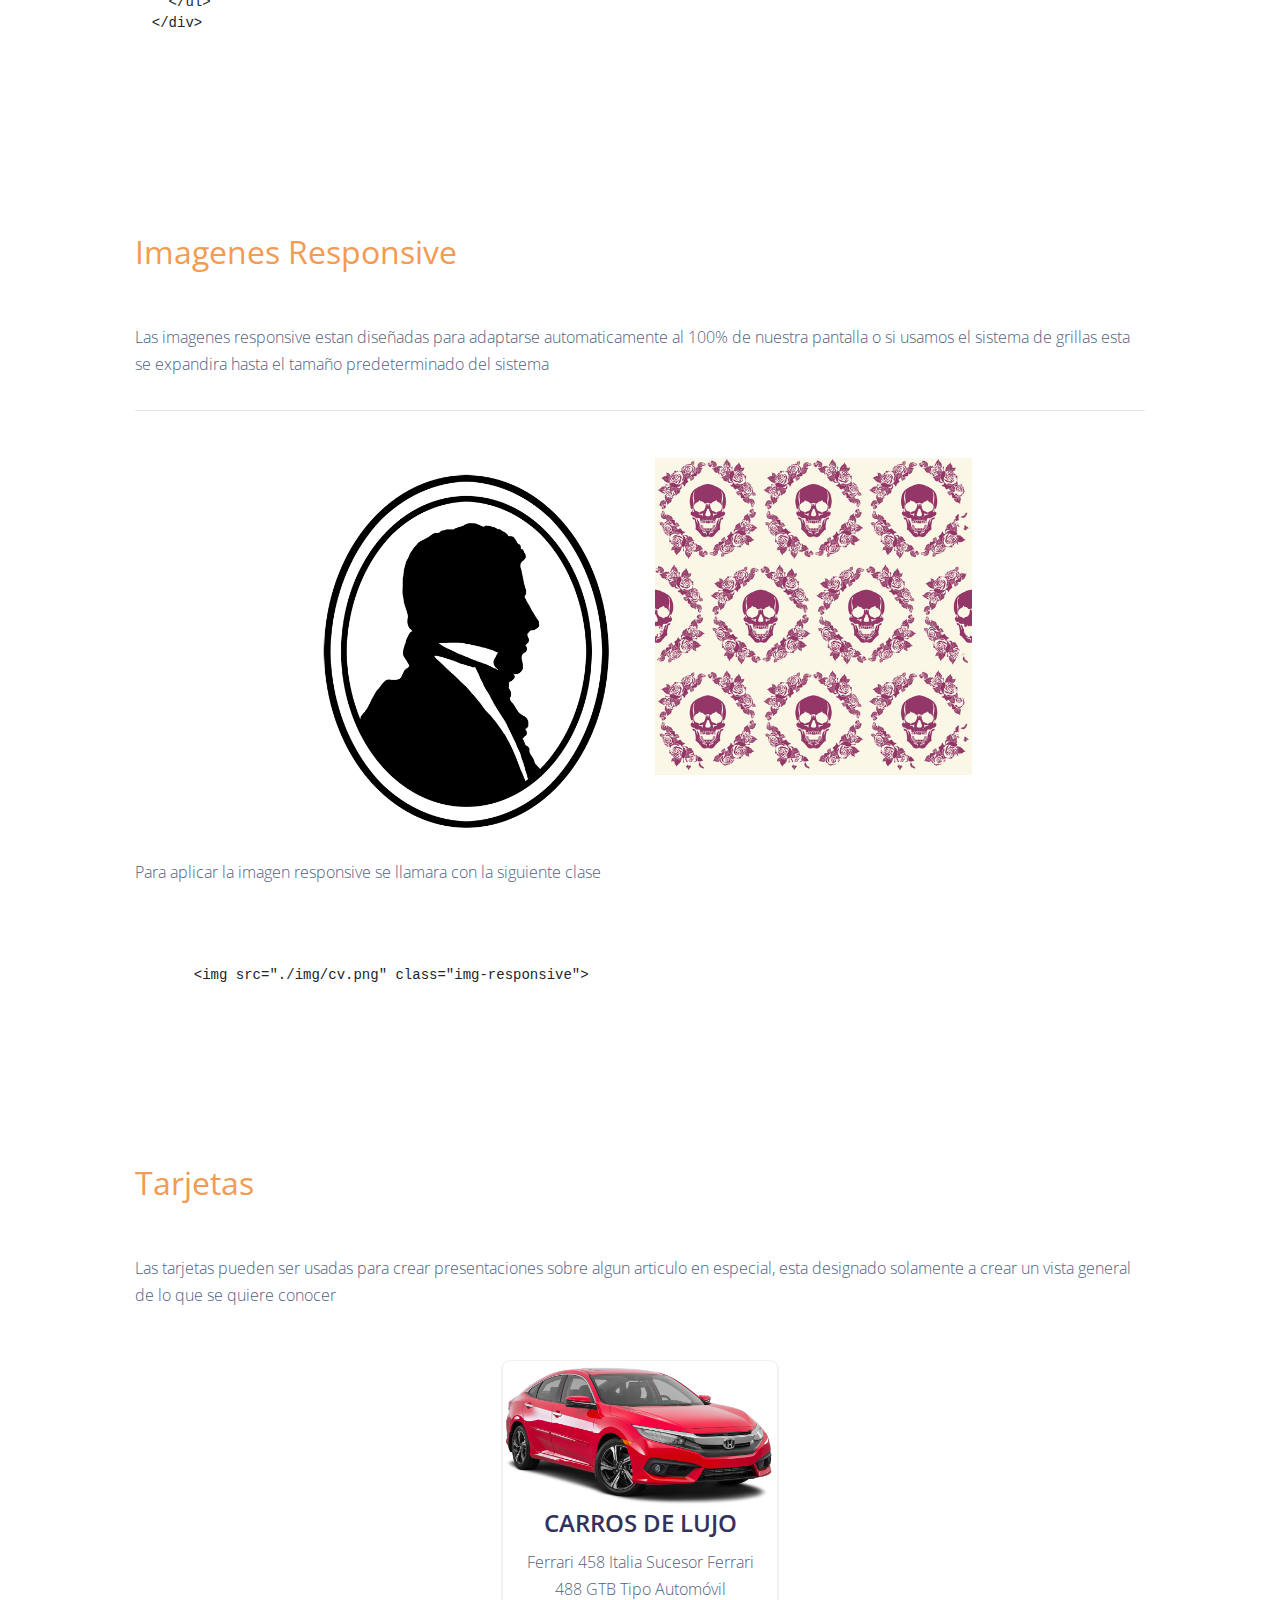
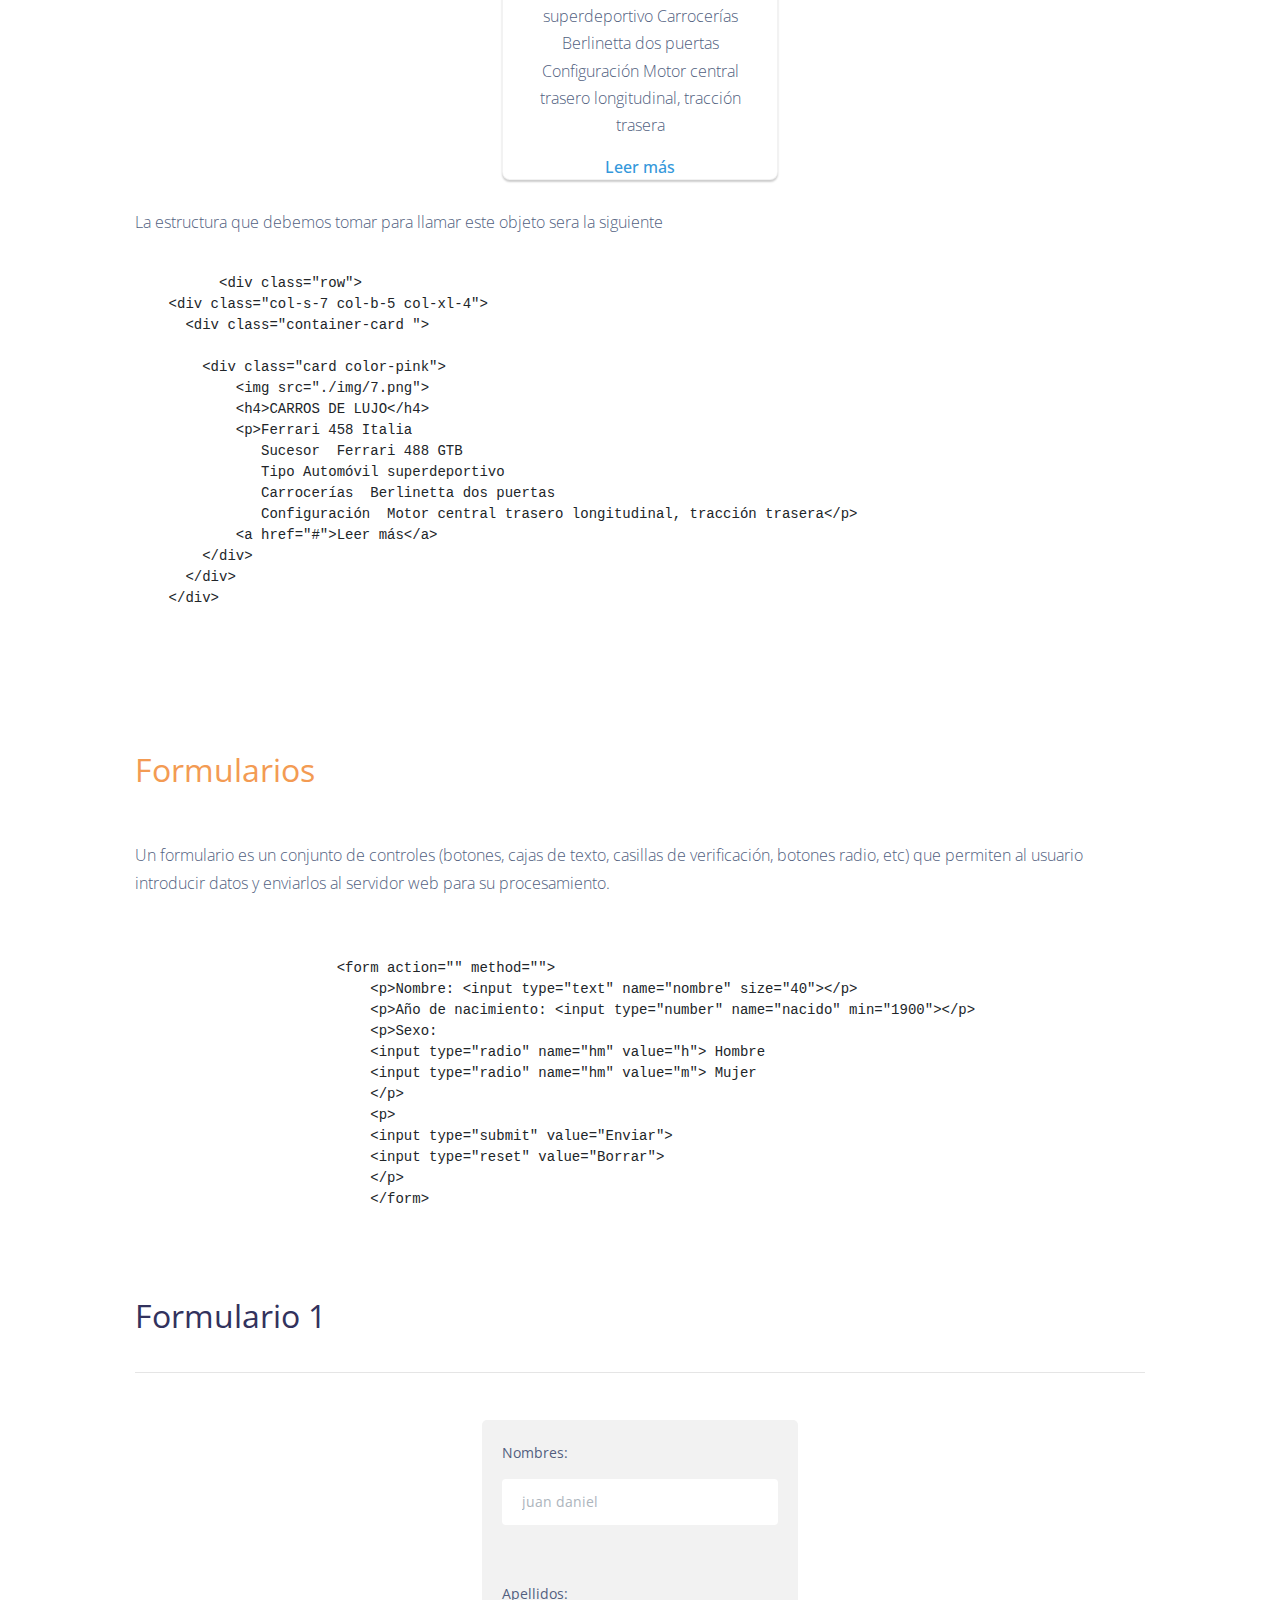
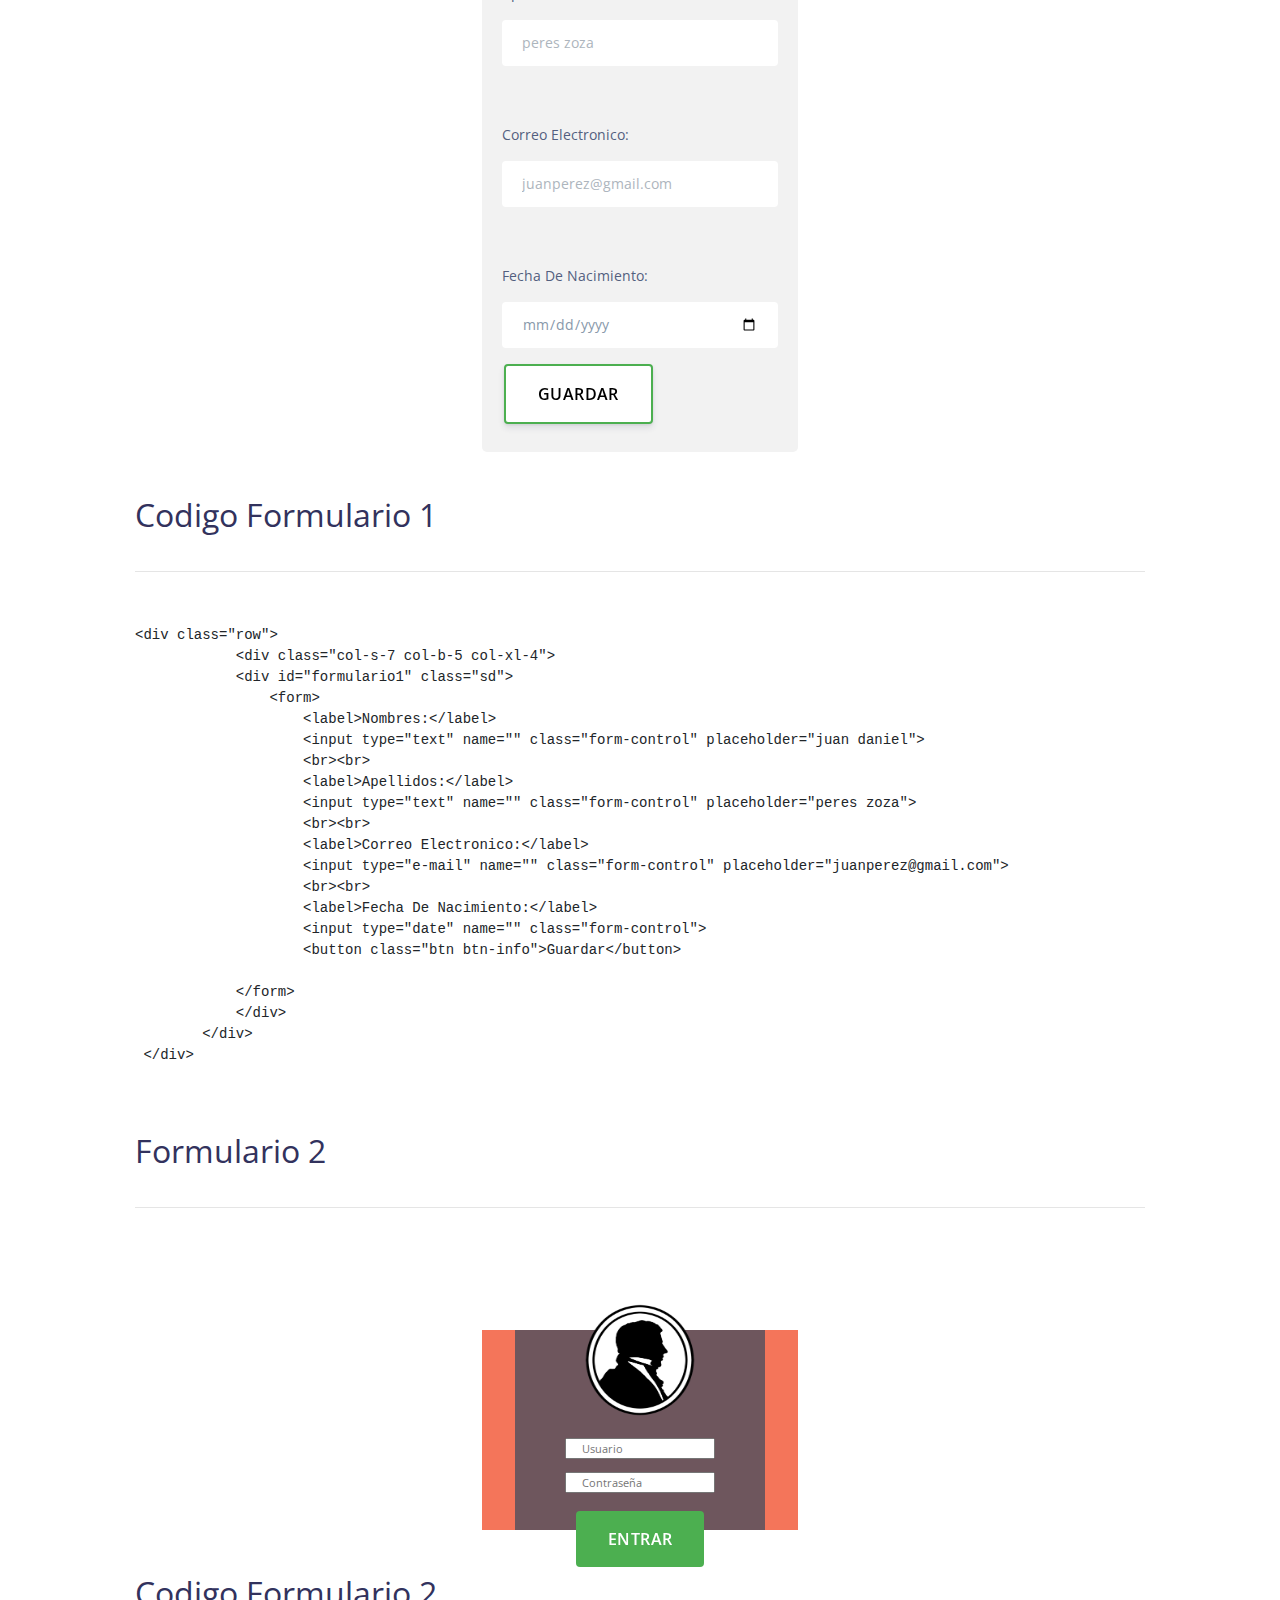
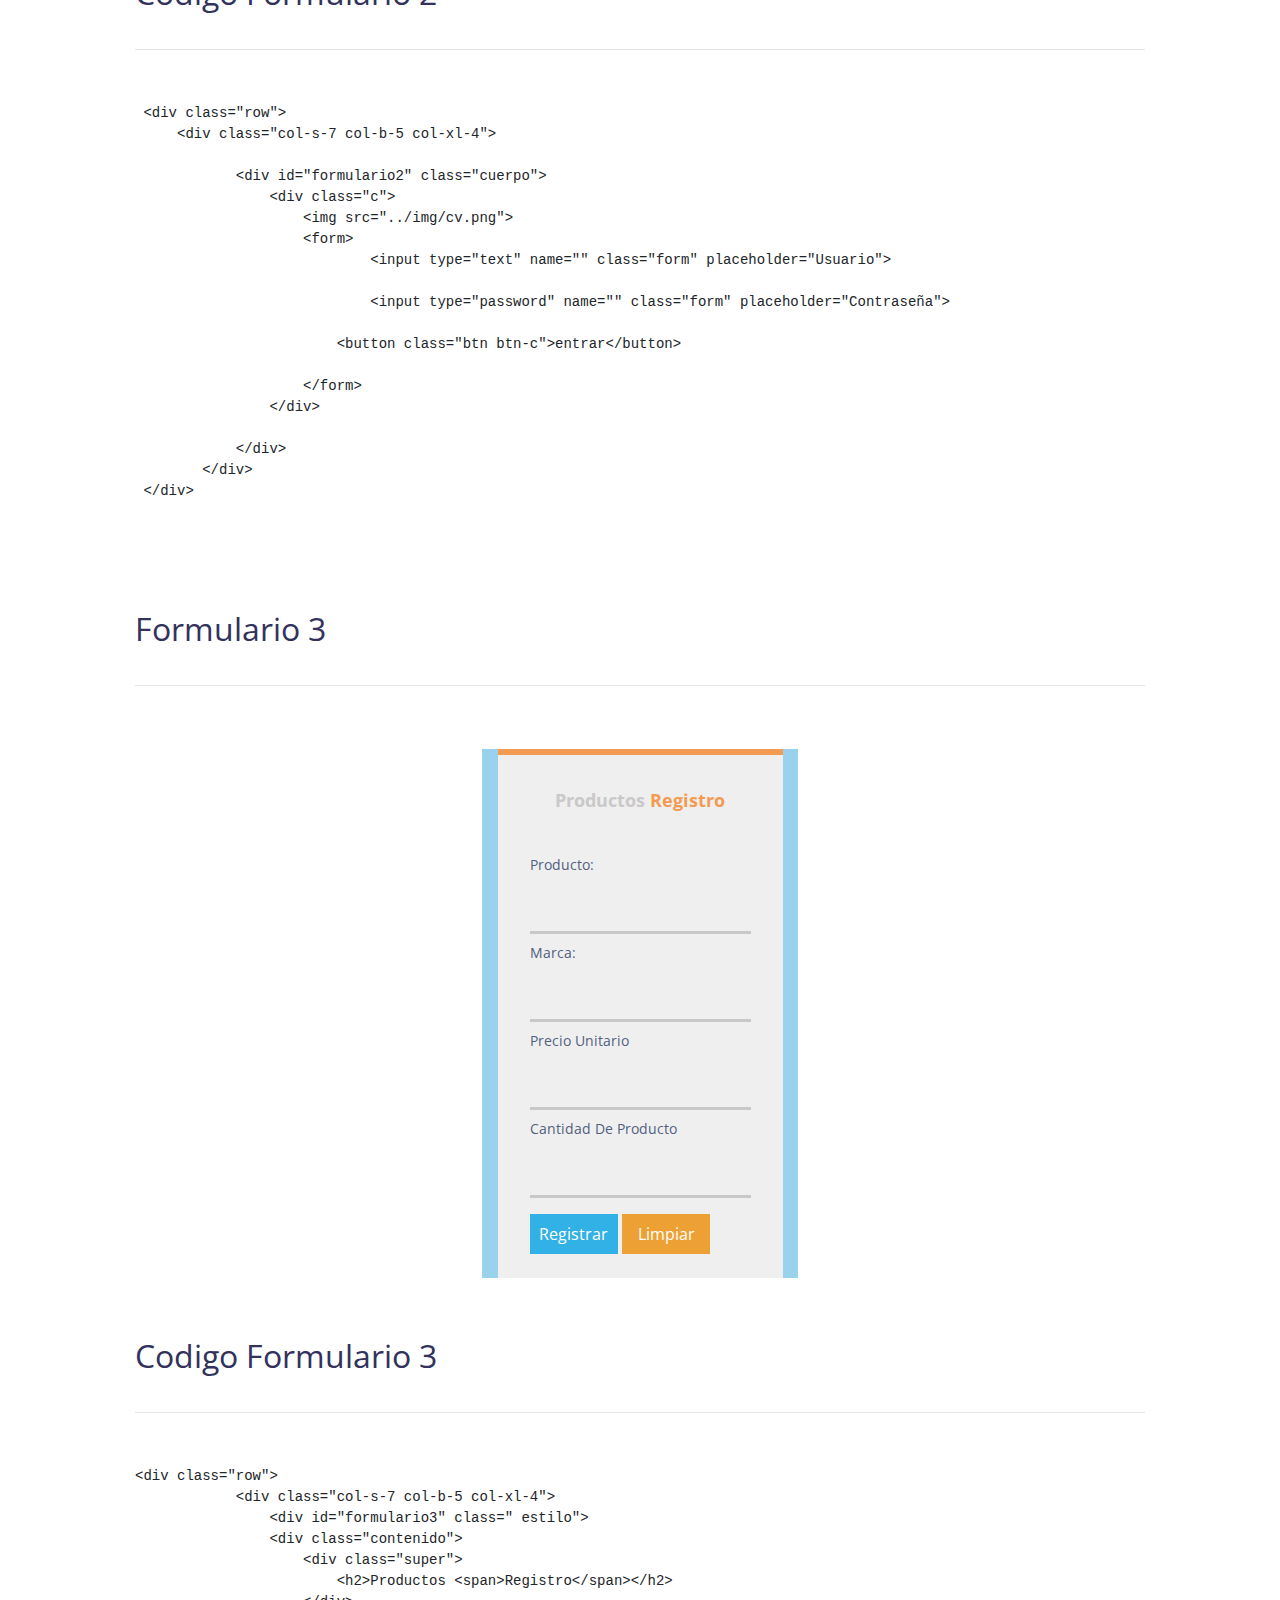
<file: pages/Documentacion.html>
<!DOCTYPE html>
<html lang="es">

<head>
  <meta charset="utf-8">
  <meta name="viewport" content="width=device-width, initial-scale=1, shrink-to-fit=no">

  <title>Kanaria framework</title>
  <!-- Favicon -->
  <link href="../assets/img/brand/favicon.png" rel="icon" type="image/png">

  <!-- Fonts -->
  <link href="https://fonts.googleapis.com/css?family=Open+Sans:300,400,600,700" rel="stylesheet">
  <!-- Icons -->
  <link href="../assets/vendor/nucleo/css/nucleo.css" rel="stylesheet">
  <link href="../assets/vendor/font-awesome/css/font-awesome.min.css" rel="stylesheet">
  <!-- Argon CSS -->
  <link type="text/css" href="../assets/css/argon.css?v=1.0.1" rel="stylesheet">
  <link rel="stylesheet" type="text/css" href="../Download/kanaria.min.css">



</head>

<body>
  <section >
      <nav class="navbar navbar-expand-lg navbar-dark bg-default">
        <div class="container" >
          <a class="navbar-brand" href="../index.html">Kanaria</a>
          <button class="navbar-toggler" type="button" data-toggle="collapse" data-target="#navbar-info" aria-controls="navbar-info" aria-expanded="false" aria-label="Toggle navigation">
            <span class="navbar-toggler-icon"></span>
          </button>
          <div class="collapse navbar-collapse" id="navbar-info">
            <div class="navbar-collapse-header">
              <div class="row">
                <div class="col-6 collapse-brand">
                  <a href="../index.html">
                    <img src="../assets/img/brand/kanaria.png">
                  </a>
                </div>
                <div class="col-6 collapse-close">
                  <button type="button" class="navbar-toggler" data-toggle="collapse" data-target="#navbar-info" aria-controls="navbar-info" aria-expanded="false" aria-label="Toggle navigation">
                    <span></span>
                    <span></span>
                  </button>
                </div>
              </div>
            </div>
            <ul class="navbar-nav ml-auto">
              <li class="nav-item">
                <a class="nav-link nav-link-icon" href="../index.html">
                  <i class="fa fa-home"></i>
                  <span class="nav-link-inner--text">Inicio</span>
                </a>
              </li>
              <li class="nav-item">
                <a class="nav-link nav-link-icon" href="https://github.com/cr15t14n/kanaria-framework">
                  <i class="fa fa-github"></i>
                  <span class="nav-link-inner--text">Github</span>
                </a>
              </li>
              <li class="nav-item">
                <a class="nav-link nav-link-icon" href="../Download/kanaria-framework.zip" target="_blank" download="kanaria.zip">
                  <i class="fa fa-download"></i>
                  <span class="nav-link-inner--text">Descargar</span>
                </a>
              </li>
            </ul>
          </div>
        </div>
      </nav>
    </section>



    <section class="section section-components pb-0" id="section-components" >
      <div class="container">
        <div class="row justify-content-center">
          <div class="col-lg-12">
            <!-- sistema de grillas -->
            <h2 class="mb-5">
              <span>Sistema de grillas</span>
            </h2>
            <p>El sistema de grillas esta conformado por 12 divisiones de pantalla.</p>
            <div class="row">
              <div class="col-b-1" style="background-color: gray;  border-style: solid;border-color: white; color: white;">col-b-1</div>
              <div class="col-b-1" style="background-color: gray;  border-style: solid;border-color: white; color: white;">col-b-1</div>
              <div class="col-b-1" style="background-color: gray;  border-style: solid;border-color: white; color: white;">col-b-1</div>
              <div class="col-b-1" style="background-color: gray;  border-style: solid;border-color: white; color: white;">col-b-1</div>
              <div class="col-b-1" style="background-color: gray;  border-style: solid;border-color: white; color: white;">col-b-1</div>
              <div class="col-b-1" style="background-color: gray;  border-style: solid;border-color: white; color: white;">col-b-1</div>
              <div class="col-b-1" style="background-color: gray;  border-style: solid;border-color: white; color: white;">col-b-1</div>
              <div class="col-b-1" style="background-color: gray;  border-style: solid;border-color: white; color: white;">col-b-1</div>
              <div class="col-b-1" style="background-color: gray;  border-style: solid;border-color: white; color: white;">col-b-1</div>
              <div class="col-b-1" style="background-color: gray;  border-style: solid;border-color: white; color: white;">col-b-1</div>
              <div class="col-b-1" style="background-color: gray;  border-style: solid;border-color: white; color: white;">col-b-1</div>
              <div class="col-b-1" style="background-color: gray;  border-style: solid;border-color: white; color: white;">col-b-1</div>
            </div>

            <p>puedes llamar el sistema de grillas de la siguiente manera.</p>
            <pre> 
            <code  >
&lt;div class="row">
  &lt;div class="col-s-1 col-b-1 col-xl-1">
  &lt;/div>
&lt;/div>


            </code></pre>
            <p>Las medidas para este framework son las siguientes:</p>
            <table>
              <thead style="color: black;">
                <tr>
                  <th>
                    tamaños
                  </th>
                  <th>
                    clase
                  </th>
                </tr>
              </thead>
              <tbody>
                <tr>
                  <th>Tablets</th>
                  <th>col-s-</th>
                </tr>
                <tr>
                  <th>monitores max.1200px</th>
                  <th>col-b-</th>
                </tr> 
                <tr>
                  <th>monitores extralargos >1200px</th>
                  <th>col-xl-</th>
                </tr>
              </tbody>
            </table>
            <p>Por defecto el tamaño para moviles esta automatizado, asi que no te aflijas si no hay una categoria para moviles</p>


          </div><!--end col-lg-12-->
        </div><!---end row justify-->
      </div><!--end container-->
    </section>
        <section class="section section-components pb-0" id="section-components">
      <div class="container">
        <div class="row justify-content-center">
          <div class="col-lg-12">
            <!-- Basic elements -->
            <h2 class="mb-5">
              <span>Botones</span>
            </h2>
            <p>Los botones son una parte fundamental de nuestra web. Aparte de ser un simple lugar donde puedes hacer clic, los botones deben saber llamar la atención al usuario sin ser excesivamente molestos, se deben entender y tener un acabado profesional.</p>
            <p>los siguientes botones contienen un diseño moderno que puedes adaptar a tu sitio web</p>
            <div class="btn btn-info">info</div>
            <div class="btn btn-blue">blue</div>
            <div class="btn btn-red">red</div>
            <div class="btn btn-white">white</div>
            <div class="btn btn-gray">gray</div>
            <div class="btn btn-purple">purple</div>
            <p>puedes utilizarzos mediante la siguiente estructura</p>
            <pre>
              <code>
            &lt;div class="btn btn-info">info&lt;/div>
            &lt;div class="btn btn-blue">blue&lt;/div>
            &lt;div class="btn btn-red">red&lt;/div>
            &lt;div class="btn btn-white">white&lt;/div>
            &lt;div class="btn btn-gray">gray&lt;/div>
            &lt;div class="btn btn-purple">purple&lt;/div>
                
              </code>
            </pre>

          </div><!--end col-lg-12-->
        </div><!---end row justify-->
      </div><!--end container-->
    </section>


        <section class="section section-components pb-0" id="section-components">
            <div class="container">
                <h2 class="mb-5">
                    <span>Menus</span>
                </h2>
                <p>El elemento menu representa una barra de menú que consiste en una lista de comandos representada por una lista no ordenada de ítems (elementos li). Este elemento es simplemente una alternativa semántica al elemento ul que se utiliza para representar una lista no ordenada de comandos. <p>


                <br>
                <h2>barra de navegacion 1</h2>
                <hr>

                <nav>

                    <div class="topnav">

                        <div class="topnav-centered">
                            <a href="#home" class="active"><i class="fa fa-html5"></i></a>
                        </div>
                        <div class="topnav-left">
                            <a href="#news">Noticias</a>
                            <a href="#contact">Contactenos</a>

                        </div>

                        <div class="topnav-right">
                            <a href="#search">Que es esto?</a>
                            <a href="#about">Sobre</a>
                        </div>

                    </div> 

                </nav>

                <br>
                <h2>Codigo barra de navegacion 1</h2>
                <hr>

                <pre>
<code>

&lt;nav>

  &lt;div class="topnav">

    &lt;div class="topnav-centered">
      &lt;a href="#home" class="active">&lt;i class="fa fa-html5">&lt;/i>&lt;/a>
    &lt;/div>
    &lt;div class="topnav-left">
      &lt;a href="#news">Noticias&lt;/a>
      &lt;a href="#contact">Contactenos&lt;/a>

    &lt;/div>

    &lt;div class="topnav-right">
      &lt;a href="#search">Que es esto?&lt;/a>
      &lt;a href="#about">Sobre&lt;/a>
    &lt;/div>

  &lt;/div> 
&lt;/nav>
</code> </pre>
                <br>


                <br>
                <h2>barra de navegacion 2</h2>
                <hr>


                <nav>
                    <div id="menu2" >
                        <ul class="menu2">
                            <li>
                                <a class="active" href="#home">Home</a>
                            </li>
                            <li>
                                <a href="#news">News</a>
                            </li>
                            <li>
                                <a href="#contact">Contact</a>
                            </li>
                            <li>
                                <a href="#about">About</a>
                            </li>
                        </ul>
                    </div>
                </nav>

                <br>
                <h2>Codigo barra de navegacion 2</h2>
                <hr>

                <pre>
       <code>
&lt;nav>
  &lt;div id="menu2" >
    &lt;ul class="menu2">
      &lt;li>
        &lt;a class="active" href="#home">Home&lt;/a>
      &lt;/li>
      &lt;li>
        &lt;a href="#news">News&lt;/a>
      &lt;/li>
      &lt;li>
        &lt;a href="#contact">Contact&lt;/a>
      &lt;/li>
      &lt;li>
        &lt;a href="#about">About&lt;/a>
      &lt;/li>
    &lt;/ul>
  &lt;/div>
&lt;/nav> 

       </code> </pre>

                <br>
                <h2>barra de navegacion 3</h2>
                <hr>

                <nav>
                    <nav class="menu3" >
                        <ul>
                            <li>MENU</li>
                            <li>GRID</li>
                            <li>TARJETAS</li>
                            <li>TABLAS</li>
                            <li>FORMULARIOS</li>
                            <li>BOTONES DINAMICOS</li>  
                        </ul>

                    </nav>
                </nav>

                <br>
                <h2>Codigo barra de navegacion 3</h2>
                <hr>

                <pre>
      <code>
          <nav>
&lt;nav class="menu3">
  &lt;ul>
    &lt;li>MENU&lt;/li>
    &lt;li>GRID&lt;/li>
    &lt;li>TARJETAS&lt;/li>
    &lt;li>TABLAS&lt;/li>
    &lt;li>FORMULARIOS&lt;/li>
    &lt;li>BOTONES DINAMICOS&lt;/li>  
  &lt;/ul>

&lt;/nav>

      </code></pre>

 <br>
<h2>barra de navegacion 4</h2>
  <hr>

<nav class="menu4-1">
  <section class="menu4-1-sectiona">
  <ul>
  <a href="">INICIO</a>
  <a href="">GRID</a>
  <a href="">IMAGENES RESPONSIVE</a>
  </ul>
  </section>
    <section class="menu4-1-sectionb">
  <ul>
  <a href="">FORMULARIOS</a>
  <a href="">TABLAS</a> 
  </ul>
  </section>
</nav>
 <br>

 <br>
<h2>Codigo barra de navegacion 4</h2>
  <hr>

<pre>
      <code>
&lt;nav class="menu4-1">
  &lt;section class="menu4-1-section">
    &lt;ul>
      &lt;a href="">INICIO&lt;/a>
      &lt;a href="">GRID&lt;/a>
      &lt;a href="">IMAGENES RESPONSIVE&lt;/a>
    &lt;/ul>
  &lt;/section>
  &lt;section class="menu4-1-section">
    &lt;ul>
      &lt;a href="">FORMULARIOS&lt;/a>
      &lt;a href="">TABLAS&lt;/a> 
    &lt;/ul>
  &lt;/section>
&lt;/nav>

</code></pre>
 <br>
 </div>
                </section>



            <section class="section section-components pb-0" id="section-components">
               <div class="container">
                <h2 class="mb-5">
                    <span>Footers</span>
                </h2> 

                <p>El elemento footer representa al pie de una sección o documento, donde los autores habitualmente colocan firmas, información acerca del autor, información de licencias, documentos relacionados, etc. En muchos casos, los contenidos del pie de un documento son consistentes a lo largo de todo el sitio.</p>

                <p>Cuando un elemento footer es declarado dentro de un elemento de seccionamiento (como article o section) representa un pie en el ámbito de ese elmento. De lo contrario (cuando pertenece al elemento body) representa un pie para el documento entero. </p>

                <h2>footer 1</h2>
                <hr>
                <footer>
                    <div class="footer-container">
                        <div class="footer-main">
                            <div class="footer-columna">
                                <h3>Suscribete</h3>
                                <input type="email" placeholder="Escriba su Correo">
                                <input type="submit" value=" Suscribirse">
                            </div>

                            <div class="footer-columna">
                                <h3>Direccion</h3>
                                <span class="fa fa-map-marker"><p>345 av San Salvador-El Salvador</p></span>
                                <span class="fa fa-phone"><p>(+503) 68569865 </p></span>
                                <span class="fa fa-envelope"><p>gjd@dfdjhd.com</p></span>
                            </div>

                            <div class="footer-columna">
                                <h3>Informacion de nuestra empresa</h3>
                                <p>Lorem ipsum dolor sit amet, consectetur adipisicing elit. Consequuntur repellat autem, error iste odio atque eum assumenda rem aliquam, consequatur excepturi reiciendis corrupti velit aperiam?</p>
                            </div>
                        </div>


                        <div class="footer-copy-redes">
                            <div class="main-copy-redes">
                                <div class="footer-copy">
                                    &copy; 2019, Todos los derechos reservados.
                                </div>
                                <div class="footer-redes">
                                    <a href="#" class="fa fa-facebook"></a>
                                    <a href="#" class="fa fa-twitter"></a>
                                    <a href="#" class="fa fa-youtube-play"></a>
                                    <a href="#" class="fa fa-github"></a>
                                </div>
                            </div>
                        </div>
                    </div>
                </footer>

                <br>
                <h2>Codigo footer 1</h2>
                <hr>

                <pre>
      <code>
&lt;footer>
    &lt;div class="footer-container">
      &lt;div class="footer-main">
        &lt;div class="footer-columna">
          &lt;h3>Suscribete&lt;/h3>
          &lt;input type="email" placeholder="Escriba su Correo">
          &lt;input type="submit" value=" Suscribirse">
        &lt;/div>

        &lt;div class="footer-columna">
          &lt;h3>Direccion&lt;/h3>
          &lt;span class="fa fa-map-marker">&lt;p>345 av San Salvador-El Salvador&lt;/p>&lt;/span>
          &lt;span class="fa fa-phone">&lt;p>(+503) 68569865 &lt;/p>&lt;/span>
          &lt;span class="fa fa-envelope">&lt;p>gjd@dfdjhd.com&lt;/p>&lt;/span>
        &lt;/div>

        &lt;div class="footer-columna">
          &lt;h3>Informacion de nuestra empresa&lt;/h3>
          &lt;p>Lorem ipsum dolor sit amet, consectetur adipisicing elit. Consequuntur repellat autem, error iste odio atque &lt;br> eum assumenda rem aliquam, consequatur excepturi reiciendis corrupti velit aperiam?&lt;/p>
        &lt;/div>
      &lt;/div>


    &lt;div class="footer-copy-redes">
      &lt;div class="main-copy-redes">
        &lt;div class="footer-copy">
          &copy; 2019, Todos los derechos reservados.
        &lt;/div>
        &lt;div class="footer-redes">
          &lt;a href="#" class="fa fa-facebook">&lt;/a>
          &lt;a href="#" class="fa fa-twitter">&lt;/a>
          &lt;a href="#" class="fa fa-youtube-play">&lt;/a>
          &lt;a href="#" class="fa fa-github">&lt;/a>
        &lt;/div>
      &lt;/div>
    &lt;/div>
  &lt;/div>
&lt;/footer>

</code></pre>
                <br>

                <br>
                <h2>footer 2</h2>
                <hr>

                <footer>
                    <div class="footer-social-icons">
                        <ul>
                            <li><a href="#" target="blank"><i class="fa fa-facebook-f"></i></a></li>
                            <li><a href="#" target="blank"><i class="fa fa-twitter-square"></i></a></li>
                            <li><a href="#" target="blank"><i class="fa fa-google"></i></a></li>
                            <li><a href="#" target="blank"><i class="fa fa-instagram"></i></a></li>
                        </ul> 
                    </div>


                    <div class="footer-menu-one">
                        <ul>
                            <li><a href="#">Blog</a></li>
                            <li><a href="#">News</a></li>
                            <li><a href="#">Services</a></li>
                            <li><a href="#">Products</a></li>
                            <li><a href="#">Contact us</a></li>
                        </ul> 
                    </div>

                    <div class="footer-menu-two">
                        <ul>
                            <li><a href="#">Blog</a></li>
                            <li><a href="#">News</a></li>
                            <li><a href="#">Gallery</a></li>
                            <li><a href="#">Media</a></li>
                        </ul> 
                    </div>


                <div class="footer-bottom">
                    <p><a href="#">Terminos y condiciones</a></p>
                </div>    
            </div>
        </div>
    </footer>

</code></pre>
    <section class="section section-components pb-0" id="section-components">
      <div class="container">
        <div class="row justify-content-center">
          <div class="col-lg-12">
            <!-- Basic elements -->
            <h2>codigo de footer 2</h2>
            <pre>
      <code>
&lt;footer>
    &lt;div class="footer-social-icons">
       &lt;ul>
           &lt;li>&lt;a href="#" target="blank">&lt;i class="fa fa-facebook-f">&lt;/i>&lt;/a>&lt;/li>
           &lt;li>&lt;a href="#" target="blank">&lt;i class="fa fa-twitter-square">&lt;/i>&lt;/a>&lt;/li>
           &lt;li>&lt;a href="#" target="blank">&lt;i class="fa fa-google">&lt;/i>&lt;/a>&lt;/li>
           &lt;li>&lt;a href="#" target="blank">&lt;i class="fa fa-instagram">&lt;/i>&lt;/a>&lt;/li>
       &lt;/ul> 
    &lt;/div>


     &lt;div class="footer-menu-one">
        &lt;ul>
            &lt;li>&lt;a href="#">Blog&lt;/a>&lt;/li>
            &lt;li>&lt;a href="#">News&lt;/a>&lt;/li>
            &lt;li>&lt;a href="#">Services&lt;/a>&lt;/li>
            &lt;li>&lt;a href="#">Products&lt;/a>&lt;/li>
            &lt;li>&lt;a href="#">Contact us&lt;/a>&lt;/li>
        &lt;/ul> 
     &lt;/div>

     &lt;div class="footer-menu-two">
        &lt;ul>
            &lt;li>&lt;a href="#">Blog&lt;/a>&lt;/li>
            &lt;li>&lt;a href="#">News&lt;/a>&lt;/li>
            &lt;li>&lt;a href="#">Gallery&lt;/a>&lt;/li>
            &lt;li>&lt;a href="#">Media&lt;/a>&lt;/li>
        &lt;/ul> 
     &lt;/div>

  &lt;div class="footer-bottom">
      &lt;p>&lt;a href="#">Terminos y condiciones&lt;/a>&lt;/p>
      &lt;/div>


      
    &lt;/div>
  &lt;/div>
  &lt;/footer>
</code></pre>

          </div><!--end col-lg-12-->
        </div><!---end row justify-->
      </div><!--end container-->
    </section>


</section>
    <section class="section section-components pb-0" id="section-components">
      <div class="container">
        <div class="row justify-content-center">
          <div class="col-lg-12">
            <!-- Basic elements -->
            <h2 class="mb-5">
              <span>Slider</span>
            </h2>
            <p>
              Los slider no normalizan automáticamente las dimensiones de la diapositiva,es posible que necesite usar estilos personalizados para dimensionar el contenido de manera apropiada. class slider hace referencia a un selector de clase, para aplicar estilos a los elementos marcados con esa clase usando hojas de stilo.css 
            </p>

              <div class="slider">
    <ul>
      <li>
        <img src="../img/18.png" alt="">
      </li>
      <li>
        <img src="../img/16.png" alt="">
      </li>
      <li>
        <img src="../img/17.png" alt="">
      </li>
      <li>
        <img src="../img/18.png" alt="">
      </li>
    </ul>
  </div>
      <br>
    <h1>codigo de slider</h1>
     

    <pre>
   <code>
     
     &lt;div class="slider">
    &lt;ul>
      &lt;li>
        &lt;img src="./img/15.png" alt="">
      &lt;/li>
      &lt;li>
        &lt;img src="./img/16.png" alt="">
      &lt;/li>
      &lt;li>
        &lt;img src="./img/17.png" alt="">
      &lt;/li>
      &lt;li>
        &lt;img src="./img/18.png" alt="">
      &lt;/li>
    &lt;/ul>
  &lt;/div>


   </code>
 </pre>

          </div><!--end col-lg-12-->
        </div><!---end row justify-->
      </div><!--end container-->
    </section>
    <section class="section section-components pb-0" id="section-components">
      <div class="container">
        <div class="row justify-content-center">
          <div class="col-lg-12">
            <!-- Basic elements -->
            <h2 class="mb-5">
              <span>Imagenes Responsive</span>
            </h2>
            <p>Las imagenes responsive estan diseñadas para adaptarse automaticamente al 100% de nuestra pantalla o si usamos el sistema de grillas esta se expandira hasta el tamaño predeterminado del sistema</p>
              <hr>
    <div class="row">
        <div class=" col-s-4 col-b-2 col-xl-4">
            <img src="../img/cv.png" class="img-responsive">
            
        </div>
        <div class="col-s-4 col-b-2 col-xl-4">
            <img src="../img/sku.png" class="img-responsive">
            
        </div>
    </div>
    <p>Para aplicar la imagen responsive se llamara con la siguiente clase</p>

<code>
 <pre>
    
  

       &lt;img src="./img/cv.png" class="img-responsive">
            
</code>
 </pre>

          </div><!--end col-lg-12-->
        </div><!---end row justify-->
      </div><!--end container-->
    </section>


    <section class="section section-components pb-0" id="section-components">
      <div class="container">
        <div class="row justify-content-center">
          <div class="col-lg-12">
            <!-- Basic elements -->
            <h2 class="mb-5">
              <span>Tarjetas</span>
            </h2>
            <p>Las tarjetas pueden ser usadas para crear presentaciones sobre algun articulo en especial, esta designado solamente a crear un vista general de lo que se quiere conocer</p>
              <div class="row">
    <div class="col-s-7 col-b-5 col-xl-4">
      <div class="container-card ">
       
        <div class="card">
            <img src="../img/7.png">
            <h4>CARROS DE LUJO</h4>
            <p>Ferrari 458 Italia
               Sucesor  Ferrari 488 GTB
               Tipo Automóvil superdeportivo
               Carrocerías  Berlinetta dos puertas
               Configuración  Motor central trasero longitudinal, tracción trasera</p>
            <a href="#">Leer más</a>
        </div>
      </div>
    </div>
    </div>
    <br>

    <p>La estructura que debemos tomar para llamar este objeto sera la siguiente</p>
    <pre>
      <code>
          &lt;div class="row">
    &lt;div class="col-s-7 col-b-5 col-xl-4">
      &lt;div class="container-card ">
       
        &lt;div class="card color-pink">
            &lt;img src="./img/7.png">
            &lt;h4>CARROS DE LUJO&lt;/h4>
            &lt;p>Ferrari 458 Italia
               Sucesor  Ferrari 488 GTB
               Tipo Automóvil superdeportivo
               Carrocerías  Berlinetta dos puertas
               Configuración  Motor central trasero longitudinal, tracción trasera&lt;/p>
            &lt;a href="#">Leer más&lt;/a>
        &lt;/div>
      &lt;/div>
    &lt;/div>
      </code>
    </pre>

          </div><!--end col-lg-12-->
        </div><!---end row justify-->
      </div><!--end container-->
    </section>
<section class="section section-components pb-0" id="section-components">
               <div class="container">
                <h2 class="mb-5">
                    <span>Formularios</span>
                </h2> 

                <p>Un formulario es un conjunto de controles (botones, cajas de texto, casillas de verificación, botones radio, etc) que permiten al usuario introducir datos y enviarlos al servidor web para su procesamiento.</p>
                <br>
                <pre>
                    <code>
                        &lt;form action="" method="">
                            &lt;p>Nombre: &lt;input type="text" name="nombre" size="40">&lt;/p>
                            &lt;p>Año de nacimiento: &lt;input type="number" name="nacido" min="1900">&lt;/p>
                            &lt;p>Sexo:
                            &lt;input type="radio" name="hm" value="h"> Hombre
                            &lt;input type="radio" name="hm" value="m"> Mujer
                            &lt;/p>
                            &lt;p>
                            &lt;input type="submit" value="Enviar">
                            &lt;input type="reset" value="Borrar">
                            &lt;/p>
                            &lt;/form>
                    </code>
                </pre>
<br>
 <h2>Formulario 1</h2>
 <hr>
<div class="row">
            <div class="col-s-7 col-b-5 col-xl-4">
            <div id="formulario1" class="sd">
                <form>              
                    <label>Nombres:</label>
                    <input type="text" name="" class="form-control" placeholder="juan daniel">
                    <br><br>                
                    <label>Apellidos:</label>
                    <input type="text" name="" class="form-control" placeholder="peres zoza">
                    <br><br>
                    <label>Correo Electronico:</label>
                    <input type="e-mail" name="" class="form-control" placeholder="juanperez@gmail.com">
                    <br><br>
                    <label>Fecha De Nacimiento:</label>
                    <input type="date" name="" class="form-control">
                    <button class="btn btn-info">Guardar</button>
            
            </form>
            </div>          
        </div>
 </div>

<br>
<h2>Codigo Formulario 1</h2>
<hr>

<pre>
    <code>
&lt;div class="row">
            &lt;div class="col-s-7 col-b-5 col-xl-4">
            &lt;div id="formulario1" class="sd">
                &lt;form>              
                    &lt;label>Nombres:&lt;/label>
                    &lt;input type="text" name="" class="form-control" placeholder="juan daniel">
                    &lt;br>&lt;br>                
                    &lt;label>Apellidos:&lt;/label>
                    &lt;input type="text" name="" class="form-control" placeholder="peres zoza">
                    &lt;br>&lt;br>
                    &lt;label>Correo Electronico:&lt;/label>
                    &lt;input type="e-mail" name="" class="form-control" placeholder="juanperez@gmail.com">
                    &lt;br>&lt;br>
                    &lt;label>Fecha De Nacimiento:&lt;/label>
                    &lt;input type="date" name="" class="form-control">
                    &lt;button class="btn btn-info">Guardar&lt;/button>
            
            &lt;/form>
            &lt;/div>          
        &lt;/div>
 &lt;/div>   
    </code>
</pre>
<br>
 <h2>Formulario 2</h2>
 <hr>
 <div class="row">
     <div class="col-s-7 col-b-5 col-xl-4">
           
            <div id="formulario2" class="cuerpo">
                <div class="c">
                    <img src="../img/cv.png">
                    <form>                      
                            <input type="text" name="" class="form" placeholder="Usuario">  
                        
                            <input type="password" name="" class="form" placeholder="Contraseña">
                        
                        <button class="btn btn-c">entrar</button>
            
                    </form>
                </div>
                
            </div>          
        </div>
 </div>
<br>
<h2>Codigo Formulario 2</h2>
<hr>
<pre>
    <code>      
 &lt;div class="row">
     &lt;div class="col-s-7 col-b-5 col-xl-4">
           
            &lt;div id="formulario2" class="cuerpo">
                &lt;div class="c">
                    &lt;img src="../img/cv.png">
                    &lt;form>                      
                            &lt;input type="text" name="" class="form" placeholder="Usuario">  
                        
                            &lt;input type="password" name="" class="form" placeholder="Contraseña">
                        
                        &lt;button class="btn btn-c">entrar&lt;/button>
            
                    &lt;/form>
                &lt;/div>
                
            &lt;/div>          
        &lt;/div>
 &lt;/div>      
      
  
    </code>
</pre>
<br>
 <h2>Formulario 3</h2>
 <hr>
<div class="row">
            <div class="col-s-7 col-b-5 col-xl-4">
                <div id="formulario3" class=" estilo">
                <div class="contenido">
                    <div class="super">
                        <h2>Productos <span>Registro</span></h2>
                    </div>
                    <form class="regis">                
                        <label>Producto:</label>
                        <input type="" name="" class="ent">

                        <label>Marca:</label>
                        <input type="text" name="" class="ent">
                
                        <label>Precio Unitario</label>
                        <input type="number" name="" class="ent">
                    
                        <label>Cantidad De Producto</label>
                        <input type="number" name="" class="ent">
                        <div class="bn_for">
                            <input type="submit" class="bn-sub" value="Registrar">
                            <input type="reset" class="bn-del" value="Limpiar">
                        </div>                      
            
                    </form>
                </div>
                
            </div>          
        </div>
    </div>
        
            <br>
             <h2>Codigo Formulario 3</h2>
             <hr>
             <pre>
                 <code>
&lt;div class="row">
            &lt;div class="col-s-7 col-b-5 col-xl-4">
                &lt;div id="formulario3" class=" estilo">
                &lt;div class="contenido">
                    &lt;div class="super">
                        &lt;h2>Productos &lt;span>Registro&lt;/span>&lt;/h2>
                    &lt;/div>
                    &lt;form class="regis">                
                        &lt;label>Producto:</label>
                        &lt;input type="" name="" class="ent">

                        &lt;label>Marca:</label>
                        &lt;input type="text" name="" class="ent">
                
                        &lt;label>Precio Unitario&lt;/label>
                        &lt;input type="number" name="" class="ent">
                    
                        &lt;label>Cantidad De Producto</label>
                        &lt;input type="number" name="" class="ent">
                        &lt;div class="bn_for">
                            &lt;input type="submit" class="bn-sub" value="Registrar">
                            &lt;input type="reset" class="bn-del" value="Limpiar">
                        &lt;/div>                      
            
                    &lt;/form>
                &lt;/div>
                
            &lt;/div>          
        &lt;/div>
    &lt;/div>
                 </code>
             </pre>
            
</section>
            <section class="section section-components pb-0" id="section-components">
               <div class="container">
                <h2 class="mb-5">
                    <span>Tablas</span>
                </h2> 

                <p>Una tabla no es otra cosa más que un medio de organizar datos en filas y columnas. Este concepto ha estado presente en nuestra sociedad por un largo período de tiempo y ha sido adoptado por HTML en sus etapas iniciales, como una forma de transmitir información que, de otro modo, no sería comprendida tan fácilmente.</p>
                <p>En documentos HTML una tabla puede ser considerada, resumidamente, como un grupo de filas donde cada una contiene a un grupo de celdas. Esto es conceptualmente distinto a un grupo de columnas que contiene a un grupo de filas, y esta diferencia tendrá un impacto en la composición y comportamiento de la tabla.</p>
                <p>
                    Como muchas otras estructuras de HTML, las tablas son construidas utilizando elementos. En particular, una tabla básica puede ser declarada usando tres elementos, a saber, table (el contenedor principal), tr (representando a las filas contenedoras de las celdas) y td (representando a las celdas). Dejémoslo más claro con un ejemplo:
                </p>
                <br>
                <pre>
                    <code>
                           &lt;table class="egt">

                               &lt;tr>
                                   &lt;td>Celda 1  &lt;/td>
                                   &lt;td>Celda 2  &lt;/td>
                                   &lt;td>Celda 3  &lt;/td>
                               &lt;/tr>
                               &lt;tr>
                                  &lt;td>Celda 4  &lt;/td>
                                  &lt;td>Celda 5  &lt;/td>
                                  &lt;td>Celda 6  &lt;/td>
                              &lt;/tr>
                          &lt;/table>
                    </code>
                </pre>
                <br>
                <h2>Tabla 1</h2>
                <hr>
    <div class="row">
        <div class="col-s-12 col-b-10 col-xl-9">
            
            <div class="tabla1">
                <table class="tab">
                <tr>
                    <th>Nombre</th>
                    <th>Apellidos</th>
                    <th>Correo</th>
                    <th>Numero Telefonico</th>
                    <th>Direccion</th>
                </tr>
                <tr>
                    <td>Juan</td>
                    <td>Peres</td>
                    <td>holajua@gmail.com</td>
                    <td>7208-0902</td>
                    <td>Final El trovador, Av los sisimiles,calle la perdicion #123</td>
                </tr>
                <tr>
                    <td>Karla</td>
                    <td>Soza</td>
                    <td>hisoza@gmail.com</td>
                    <td>7208-0902</td>
                    <td>Final El trovador, Av los sisimiles,calle la perdicion #123</td>
                </tr>
                <tr>
                    <td>Juan</td>
                    <td>Peres</td>
                    <td>holajua@gmail.com</td>
                    <td>7208-0902</td>
                    <td>Final El trovador, Av los sisimiles,calle la perdicion #123</td>
                </tr>
                <tr>
                    <td>Karla</td>
                    <td>Soza</td>
                    <td>hisoza@gmail.com</td>
                    <td>7208-0902</td>
                    <td>Final El trovador, Av los sisimiles,calle la perdicion #123</td>
                </tr>               
            </table>
            </div>          
        </div>
        </div>

             <br>
             <h2>Codigo Tabla 1</h2>
             <hr>
             <pre>
                 <code>
    &lt;div class="row">
        &lt;div class="col-s-12 col-b-10 col-xl-9">
            
            &lt;div class="tabla1">
                &lt;table class="tab">
                &lt;tr>
                    &lt;th>Nombre&lt;/th>
                  &lt;th>Apellidos&lt;/th>
                    &lt;th>Correo&lt;/th>
                    &lt;th>Numero Telefonico&lt;/th>
                    &lt;th>Direccion&lt;/th>
                &lt;/tr>
                &lt;tr>
                    &lt;td>Juan&lt;/td>
                    &lt;td>Peres&lt;/td>
                    &lt;td>holajua@gmail.com&lt;/td>
                    &lt;td>7208-0902&lt;/td>
                    &lt;td>Final El trovador, Av los sisimiles,calle la perdicion #123&lt;/td>
                &lt;/tr>
                &lt;tr>
                    &lt;td>Karla&lt;/td>
                    &lt;td>Soza&lt;/td>
                    &lt;td>hisoza@gmail.com&lt;/td>
                    &lt;td>7208-0902&lt;/td>
                    &lt;td>Final El trovador, Av los sisimiles,calle la perdicion #123&lt;/td>
                &lt;/tr>
                &lt;tr>
                    &lt;td>Juan&lt;/td>
                    &lt;td>Peres&lt;/td>
                    &lt;td>holajua@gmail.com&lt;/td>
                    &lt;td>7208-0902&lt;/td>
                    &lt;td>Final El trovador, Av los sisimiles,calle la perdicion #123&lt;/td>
                &lt;/tr>
                &lt;tr>
                    &lt;td>Karla&lt;/td>
                    &lt;td>Soza&lt;/td>
                    &lt;td>hisoza@gmail.com&lt;/td>
                    &lt;td>7208-0902&lt;/td>
                    &lt;td>Final El trovador, Av los sisimiles,calle la perdicion #123&lt;/td>
                &lt;/tr>               
            &lt;/table>
            &lt;/div>          
        &lt;/div>
        &lt;/div>
                 </code>
             </pre>
             <br>
             <h2>Tabla 2</h2>
             <hr>
            <div class="row">
             <div class="col-s-12 col-b-10 col-xl-9">
              <div class="tabla2" >
                <table class= "customers">
                <tr>
                    <th>Nombre</th>
                    <th>Apellidos</th>
                    <th>Correo</th>
                </tr>
                <tr>
                    <td>Juan</td>
                    <td>Peres</td>
                    <td>holajua@gmail.com</td>
                </tr>
                <tr>
                    <td>Karla</td>
                    <td>Soza</td>
                    <td>hisoza@gmail.com</td>
                </tr>
                <tr>
                    <td>Juan</td>
                    <td>Peres</td>
                    <td>holajua@gmail.com</td>
                </tr>
                <tr>
                    <td>Karla</td>
                    <td>Soza</td>
                    <td>hisoza@gmail.com</td>
                </tr>               
            </table>
            </div>          
        </div>
    </div>
    <br>
             <h2>Codigo Tabla 2</h2>
             <hr>
             <pre>
            &lt;div class="row">
             &lt;div class="col-s-12 col-b-10 col-xl-9">
              &lt;div class="tabla2" >
                &lt;table class= "customers">
                &lt;tr>
                    &lt;th>Nombre&lt;/th>
                    &lt;th>Apellidos&lt;/th>
                    &lt;th>Correo&lt;/th>
                &lt;/tr>
                &lt;tr>
                    &lt;td>Juan&lt;/td>
                    &lt;td>Peres&lt;/td>
                    &lt;td>holajua@gmail.com&lt;/td>
                &lt;/tr>
                &lt;tr>
                    &lt;td>Karla&lt;/td>
                    &lt;td>Soza&lt;/td>
                    &lt;td>hisoza@gmail.com&lt;/td>
                &lt;/tr>
                &lt;tr>
                    &lt;td>Juan&lt;/td>
                    &lt;td>Peres&lt;/td>
                    &lt;td>holajua@gmail.com&lt;/td>
                &lt;/tr>
                &lt;tr>
                    &lt;td>Karla&lt;/td>
                    &lt;td>Soza&lt;/td>
                    &lt;td>hisoza@gmail.com&lt;/td>
                &lt;/tr>               
            &lt;/table>
            &lt;/div>          
        &lt;/div>
    &lt;/div>        
                 </code>
             </pre>
        <br>
             <h2>Tabla 3</h2>
             <hr>
             <div class="row">
                 <div class="col-s-12 col-b-10 col-xl-9">
           
            <div class="tabla3">
                <table class="tab3">
                <tr>
                    <th>Nombre</th>
                    <th>Apellidos</th>
                    <th>Correo</th>
                </tr>
                <tr>
                    <td>Juan</td>
                    <td>Peres</td>
                    <td>holajua@gmail.com</td>
                </tr>
                <tr>
                    <td>Karla</td>
                    <td>Soza</td>
                    <td>hisoza@gmail.com</td>
                </tr>
                <tr>
                    <td>Juan</td>
                    <td>Peres</td>
                    <td>holajua@gmail.com</td>
                </tr>
                <tr>
                    <td>Karla</td>
                    <td>Soza</td>
                    <td>hisoza@gmail.com</td>
                </tr>               
            </table>
            </div>          
        </div>
             </div>
              <br>
             <h2> Codigo Tabla 3</h2>
             <hr>
             <pre>
                 <code>
&lt;div class="row">
  &lt;div class="col-s-12 col-b-10 col-xl-9">
           
      &lt;div class="tabla3">
          &lt;table class="tab3">
            &lt;tr>
              &lt;th>Nombre&lt;/th>
              &lt;th>Apellidos&lt;/th>
              &lt;th>Correo&lt;/th>
            &lt;/tr>
            &lt;tr>
              &lt;td>Juan&lt;/td>
              &lt;td>Peres&lt;/td>
              &lt;td>holajua@gmail.com&lt;/td>
            &lt;/tr>
            &lt;tr>
              &lt;td>Karla&lt;/td>
              &lt;td>Soza&lt;/td>
              &lt;td>hisoza@gmail.com&lt;/td>
            &lt;/tr>
            &lt;tr>
              &lt;td>Juan&lt;/td>
              &lt;td>Peres&lt;/td>
              &lt;td>holajua@gmail.com&lt;/td>
            &lt;/tr>
            &lt;tr>
              &lt;td>Karla&lt;/td>
              &lt;td>Soza&lt;/td>
              &lt;td>hisoza@gmail.com&lt;/td>
            &lt;/tr>               
          &lt;/table>
      &lt;/div>          
    &lt;/div>
 &lt;/div>      
                 </code>
             </pre>
        

            </section>


<footer>
  <div class="row align-items-center justify-content-md-between">

    <div class="col-md-5">
      <div class="copyright">
            &copy; 2019
            <a href="../index.html">Kanaria framework</a>.
      </div>
    </div>
  
  <div class="col-md-5">
      <ul class="nav nav-footer justify-content-end">       
        <li class="nav-item">
          <a href="https://github.com/cr15t14n/kanaria-framework">Github</a>.
        </li>
      </ul>
    </div>
  </div><!--end div class row align-items-->
</footer>












    <!-- Core -->
  <script src="../assets/vendor/jquery/jquery.min.js"></script>
  <script src="../assets/vendor/popper/popper.min.js"></script>
  <script src="../assets/vendor/bootstrap/bootstrap.min.js"></script>
  <script src="../assets/vendor/headroom/headroom.min.js"></script>
  <!-- Optional JS -->
  <script src="../assets/vendor/onscreen/onscreen.min.js"></script>
  <script src="../assets/vendor/nouislider/js/nouislider.min.js"></script>
  <script src="../assets/vendor/bootstrap-datepicker/js/bootstrap-datepicker.min.js"></script>
  <!-- Argon JS -->
  <script src="../assets/js/argon.js?v=1.0.1"></script>

</html>
</file>
<file: assets/vendor/nucleo/css/nucleo.css>
/*--------------------------------

hermes-dashboard-icons Web Font - built using nucleoapp.com
License - nucleoapp.com/license/

-------------------------------- */
@font-face {
  font-family: 'NucleoIcons';
  src: url('../fonts/nucleo-icons.eot');
  src: url('../fonts/nucleo-icons.eot') format('embedded-opentype'), url('../fonts/nucleo-icons.woff2') format('woff2'), url('../fonts/nucleo-icons.woff') format('woff'), url('../fonts/nucleo-icons.ttf') format('truetype'), url('../fonts/nucleo-icons.svg') format('svg');
  font-weight: normal;
  font-style: normal;
}
/*------------------------
    base class definition
-------------------------*/
.ni {
  display: inline-block;
  font: normal normal normal 14px/1 NucleoIcons;
  font-size: inherit;
  text-rendering: auto;
  -webkit-font-smoothing: antialiased;
  -moz-osx-font-smoothing: grayscale;
}
/*------------------------
  change icon size
-------------------------*/
.ni-lg {
  font-size: 1.33333333em;
  line-height: 0.75em;
  vertical-align: -15%;
}
.ni-2x {
  font-size: 2em;
}
.ni-3x {
  font-size: 3em;
}
.ni-4x {
  font-size: 4em;
}
.ni-5x {
  font-size: 5em;
}

/*----------------------------------
  add a square/circle background
-----------------------------------*/
.ni.square,
.ni.circle {
  padding: 0.33333333em;
  vertical-align: -16%;
  background-color: #eee;
}
.ni.circle {
  border-radius: 50%;
}
/*------------------------
  list icons
-------------------------*/
.ni-ul {
  padding-left: 0;
  margin-left: 2.14285714em;
  list-style-type: none;
}
.ni-ul > li {
  position: relative;
}
.ni-ul > li > .ni {
  position: absolute;
  left: -1.57142857em;
  top: 0.14285714em;
  text-align: center;
}
.ni-ul > li > .ni.lg {
  top: 0;
  left: -1.35714286em;
}
.ni-ul > li > .ni.circle,
.ni-ul > li > .ni.square {
  top: -0.19047619em;
  left: -1.9047619em;
}
/*------------------------
  spinning icons
-------------------------*/
.ni.spin {
  -webkit-animation: nc-spin 2s infinite linear;
  -moz-animation: nc-spin 2s infinite linear;
  animation: nc-spin 2s infinite linear;
}
@-webkit-keyframes nc-spin {
  0% {
    -webkit-transform: rotate(0deg);
  }
  100% {
    -webkit-transform: rotate(360deg);
  }
}
@-moz-keyframes nc-spin {
  0% {
    -moz-transform: rotate(0deg);
  }
  100% {
    -moz-transform: rotate(360deg);
  }
}
@keyframes nc-spin {
  0% {
    -webkit-transform: rotate(0deg);
    -moz-transform: rotate(0deg);
    -ms-transform: rotate(0deg);
    -o-transform: rotate(0deg);
    transform: rotate(0deg);
  }
  100% {
    -webkit-transform: rotate(360deg);
    -moz-transform: rotate(360deg);
    -ms-transform: rotate(360deg);
    -o-transform: rotate(360deg);
    transform: rotate(360deg);
  }
}
/*------------------------
  rotated/flipped icons
-------------------------*/
.ni.rotate-90 {
  filter: progid:DXImageTransform.Microsoft.BasicImage(rotation=1);
  -webkit-transform: rotate(90deg);
  -moz-transform: rotate(90deg);
  -ms-transform: rotate(90deg);
  -o-transform: rotate(90deg);
  transform: rotate(90deg);
}
.ni.rotate-180 {
  filter: progid:DXImageTransform.Microsoft.BasicImage(rotation=2);
  -webkit-transform: rotate(180deg);
  -moz-transform: rotate(180deg);
  -ms-transform: rotate(180deg);
  -o-transform: rotate(180deg);
  transform: rotate(180deg);
}
.ni.rotate-270 {
  filter: progid:DXImageTransform.Microsoft.BasicImage(rotation=3);
  -webkit-transform: rotate(270deg);
  -moz-transform: rotate(270deg);
  -ms-transform: rotate(270deg);
  -o-transform: rotate(270deg);
  transform: rotate(270deg);
}
.ni.flip-y {
  filter: progid:DXImageTransform.Microsoft.BasicImage(rotation=0);
  -webkit-transform: scale(-1, 1);
  -moz-transform: scale(-1, 1);
  -ms-transform: scale(-1, 1);
  -o-transform: scale(-1, 1);
  transform: scale(-1, 1);
}
.ni.flip-x {
  filter: progid:DXImageTransform.Microsoft.BasicImage(rotation=2);
  -webkit-transform: scale(1, -1);
  -moz-transform: scale(1, -1);
  -ms-transform: scale(1, -1);
  -o-transform: scale(1, -1);
  transform: scale(1, -1);
}
/*------------------------
    font icons
-------------------------*/

.ni-active-40::before {
    content: "\ea02";
}

.ni-air-baloon::before {
    content: "\ea03";
}

.ni-album-2::before {
    content: "\ea04";
}

.ni-align-center::before {
    content: "\ea05";
}

.ni-align-left-2::before {
    content: "\ea06";
}

.ni-ambulance::before {
    content: "\ea07";
}

.ni-app::before {
    content: "\ea08";
}

.ni-archive-2::before {
    content: "\ea09";
}

.ni-atom::before {
    content: "\ea0a";
}

.ni-badge::before {
    content: "\ea0b";
}

.ni-bag-17::before {
    content: "\ea0c";
}

.ni-basket::before {
    content: "\ea0d";
}

.ni-bell-55::before {
    content: "\ea0e";
}

.ni-bold-down::before {
    content: "\ea0f";
}

.ni-bold-left::before {
    content: "\ea10";
}

.ni-bold-right::before {
    content: "\ea11";
}

.ni-bold-up::before {
    content: "\ea12";
}

.ni-bold::before {
    content: "\ea13";
}

.ni-book-bookmark::before {
    content: "\ea14";
}

.ni-books::before {
    content: "\ea15";
}

.ni-box-2::before {
    content: "\ea16";
}

.ni-briefcase-24::before {
    content: "\ea17";
}

.ni-building::before {
    content: "\ea18";
}

.ni-bulb-61::before {
    content: "\ea19";
}

.ni-bullet-list-67::before {
    content: "\ea1a";
}

.ni-bus-front-12::before {
    content: "\ea1b";
}

.ni-button-pause::before {
    content: "\ea1c";
}

.ni-button-play::before {
    content: "\ea1d";
}

.ni-button-power::before {
    content: "\ea1e";
}

.ni-calendar-grid-58::before {
    content: "\ea1f";
}

.ni-camera-compact::before {
    content: "\ea20";
}

.ni-caps-small::before {
    content: "\ea21";
}

.ni-cart::before {
    content: "\ea22";
}

.ni-chart-bar-32::before {
    content: "\ea23";
}

.ni-chart-pie-35::before {
    content: "\ea24";
}

.ni-chat-round::before {
    content: "\ea25";
}

.ni-check-bold::before {
    content: "\ea26";
}

.ni-circle-08::before {
    content: "\ea27";
}

.ni-cloud-download-95::before {
    content: "\ea28";
}

.ni-cloud-upload-96::before {
    content: "\ea29";
}

.ni-compass-04::before {
    content: "\ea2a";
}

.ni-controller::before {
    content: "\ea2b";
}

.ni-credit-card::before {
    content: "\ea2c";
}

.ni-curved-next::before {
    content: "\ea2d";
}

.ni-delivery-fast::before {
    content: "\ea2e";
}

.ni-diamond::before {
    content: "\ea2f";
}

.ni-email-83::before {
    content: "\ea30";
}

.ni-fat-add::before {
    content: "\ea31";
}

.ni-fat-delete::before {
    content: "\ea32";
}

.ni-fat-remove::before {
    content: "\ea33";
}

.ni-favourite-28::before {
    content: "\ea34";
}

.ni-folder-17::before {
    content: "\ea35";
}

.ni-glasses-2::before {
    content: "\ea36";
}

.ni-hat-3::before {
    content: "\ea37";
}

.ni-headphones::before {
    content: "\ea38";
}

.ni-html5::before {
    content: "\ea39";
}

.ni-istanbul::before {
    content: "\ea3a";
}

.ni-key-25::before {
    content: "\ea3b";
}

.ni-laptop::before {
    content: "\ea3c";
}

.ni-like-2::before {
    content: "\ea3d";
}

.ni-lock-circle-open::before {
    content: "\ea3e";
}

.ni-map-big::before {
    content: "\ea3f";
}

.ni-mobile-button::before {
    content: "\ea40";
}

.ni-money-coins::before {
    content: "\ea41";
}

.ni-note-03::before {
    content: "\ea42";
}

.ni-notification-70::before {
    content: "\ea43";
}

.ni-palette::before {
    content: "\ea44";
}

.ni-paper-diploma::before {
    content: "\ea45";
}

.ni-pin-3::before {
    content: "\ea46";
}

.ni-planet::before {
    content: "\ea47";
}

.ni-ruler-pencil::before {
    content: "\ea48";
}

.ni-satisfied::before {
    content: "\ea49";
}

.ni-scissors::before {
    content: "\ea4a";
}

.ni-send::before {
    content: "\ea4b";
}

.ni-settings-gear-65::before {
    content: "\ea4c";
}

.ni-settings::before {
    content: "\ea4d";
}

.ni-single-02::before {
    content: "\ea4e";
}

.ni-single-copy-04::before {
    content: "\ea4f";
}

.ni-sound-wave::before {
    content: "\ea50";
}

.ni-spaceship::before {
    content: "\ea51";
}

.ni-square-pin::before {
    content: "\ea52";
}

.ni-support-16::before {
    content: "\ea53";
}

.ni-tablet-button::before {
    content: "\ea54";
}

.ni-tag::before {
    content: "\ea55";
}

.ni-tie-bow::before {
    content: "\ea56";
}

.ni-time-alarm::before {
    content: "\ea57";
}

.ni-trophy::before {
    content: "\ea58";
}

.ni-tv-2::before {
    content: "\ea59";
}

.ni-umbrella-13::before {
    content: "\ea5a";
}

.ni-user-run::before {
    content: "\ea5b";
}

.ni-vector::before {
    content: "\ea5c";
}

.ni-watch-time::before {
    content: "\ea5d";
}

.ni-world::before {
    content: "\ea5e";
}

.ni-zoom-split-in::before {
    content: "\ea5f";
}

.ni-collection::before {
    content: "\ea60";
}

.ni-image::before {
    content: "\ea61";
}

.ni-shop::before {
    content: "\ea62";
}

.ni-ungroup::before {
    content: "\ea63";
}

.ni-world-2::before {
    content: "\ea64";
}

.ni-ui-04::before {
    content: "\ea65";
}


/* all icon font classes list here */
</file>
<file: Download/kanaria framework/css/kanaria.css>
* {
  box-sizing: border-box;
}
.row::after {
  content: "";
  clear: both;
  display: table;
}



[class*="col-"] {
  float: left;
  padding: 15px;
}

/* Para telefonos mobiles: */
[class*="col-"]{
  width: 100%;
}

@media only screen and (min-width: 600px) {
  /* para tablets: */
  .col-s-1 {width: 8.33%;}
  .col-s-2 {width: 16.66%;}
  .col-s-3 {width: 25%;}
  .col-s-4 {width: 33.33%;}
  .col-s-5 {width: 41.66%;}
  .col-s-6 {width: 50%;}
  .col-s-7 {width: 58.33%;}
  .col-s-8 {width: 66.66%;}
  .col-s-9 {width: 75%;}
  .col-s-10 {width: 83.33%;}
  .col-s-11 {width: 91.66%;}
  .col-s-12 {width: 100%;}
}
@media only screen and (min-width: 768px) {
  /* para ordenadores */
  .col-b-1 {width: 8.33%;}
  .col-b-2 {width: 16.66%;}
  .col-b-3 {width: 25%;}
  .col-b-4 {width: 33.33%;}
  .col-b-5 {width: 41.66%;}
  .col-b-6 {width: 50%;}
  .col-b-7 {width: 58.33%;}
  .col-b-8 {width: 66.66%;}
  .col-b-9 {width: 75%;}
  .col-b-10 {width: 83.33%;}
  .col-b-11 {width: 91.66%;}
  .col-b-12 {width: 100%;}
}
@media only screen and (min-width: 1000px)
{
    /* para ordenadores extralargos*/
  .col-xl-1 {width: 8.33%;}
  .col-xl-2 {width: 16.66%;}
  .col-xl-3 {width: 25%;}
  .col-xl-4 {width: 33.33%;}
  .col-xl-5 {width: 41.66%;}
  .col-xl-6 {width: 50%;}
  .col-xl-7 {width: 58.33%;}
  .col-xl-8 {width: 66.66%;}
  .col-xl-9 {width: 75%;}
  .col-xl-10 {width: 83.33%;}
  .col-xl-11 {width: 91.66%;}
  .col-xl-12 {width: 100%;}

}
/* fin de las grillas*/
/*juego de seis colores*/
.color-red{
  background-color: red !important;
}
.color-black{
  background-color: black !important;
}
.color-pink{
  background-color: pink !important;
}
.color-green{
  background-color: green !important;
}

.color-aqua{
  background-color: aqua !important;
}
.color-purple{
  background-color: purple !important;
}
/*fin de juego*/

/*Inicios*/



/*imagen responsive*/
.img-responsive {
  width: 100%;
  height: auto;

}
/*Fin de imagen responsive*/

/*inicio de taretas, card*/
/*CODIGO PARA ESTILOS DE TARGETAS CARD*/
@import url('https://fonts.googleapis.com/css?family=Open+Sans|Roboto');


.container-card{
    width: 100%;
    max-width: 1200px;
    height: 430px;
    display: flex;
    flex-wrap: wrap;
    justify-content: center;
    margin: auto;
}

.card{
    width: auto;
    max-width: 330px;
    height: auto;

    border-radius: 8px;
    box-shadow: 0 2px 2px rgba(0, 0, 0, 0.2);
    overflow: hidden;
    margin: 20px;
    text-align: center;
    transition: all 0.25s;
}

.card:hover{
    transform: translateY(-15px);
    box-shadow: 0 12px 16px rgba(0, 0, 0, 0.2);
}

.card img{
    width: auto;
    max-width: 330px;
    height: auto;
    max-height: 220px;
}


.container-card .card h4{
    font-weight: 600;
}

.container-card .card p{
    padding: 0 1rem;
    font-size: 16px;
    font-weight: 300;
}

.container-card .card a {
    font-weight: 500;
    text-decoration: none;
    color: #3498db;
}


/*fin de tarjetas, card*/

/*Seccion de Botones*/
.btn{
  background-color: #4CAF50; 
  border: none;
  color: white;
  padding: 16px 32px;
  text-align: center;
  text-decoration: none;
  display: inline-block;
  font-size: 16px;
  margin: 4px 2px;
  -webkit-transition-duration: 0.4s; /* Safari */
  transition-duration: 0.4s;
  cursor: pointer;
}
.btn-info{
 background-color: white; 
  color: black; 
  border: 2px solid #4CAF50; 
}
.btn-info:hover{
   background-color: #4CAF50;
  color: white;
}
.btn-blue{
  background-color: white; 
  color: black; 
  border: 2px solid #008CBA;
}
.btn-blue:hover{
   background-color: #008CBA;
  color: white;
}
.btn-red{
  background-color: white; 
  color: black; 
  border: 2px solid #f44336;
}
.btn-red:hover{
   background-color: #f44336;
  color: white;
}
.btn-white{
  background-color: white;
  color: black;
  border: 2px solid #e7e7e7;
}
.btn-white:hover{
  background-color: #e7e7e7;
}
.btn-gray{
   background-color: white;
  color: black;
  border: 2px solid #555555;
}
.btn-gray:hover{
   background-color: #555555;
  color: white;
}
.btn-purple{
  background-color: white;
  color: black;
  border: 2px solid #5741D6;
}
.btn-purple:hover{
   background-color: #5741D6;
  color: white;
}
/*fin de la seccion botones*/


/*menu 1 aprobado*/
.topnav {
  position: relative;
  background-color: #01579b;
  overflow: hidden;
  font-family: sans-serif;
}

.topnav a {
  float: left;
  color: #f2f2f2;
  text-align: center;
  padding: 14px 16px;
  text-decoration: none;
  font-size: 17px;
}

.topnav a:hover {
  background-color: #757575;
  color: black;
}

.topnav a.active {
  background-color: #ffd600;
  color: white;
}

.topnav-centered a {
  float: none;
  position: absolute;
  top: 50%;
  left: 50%;
  transform: translate(-50%, -50%);
}

.topnav-right {
  float: right;
}
.topnav-left{
  float: left;
}


@media screen and (max-width: 600px) {
  .topnav a, .topnav-right, .topnav-left {
    float: none;
    display: block;
  }

  .topnav-centered a {
    position: relative;
    top: 0;
    left: 0;
    transform: none;
  }
}
/*fin de menu 1*/

/*menu 2 aprobado*/
.menu2 {
  list-style-type: none;
  margin: 0;
  padding: 0;
  width: 200px;
  background-color: #7A7878;
  border: 1px solid #555;
}

.menu2 li  a {
  display: block;
  color: #000;
  padding: 8px 16px;
  text-decoration: none;
}

.menu2 li {
  text-align: center;
  border-bottom: 1px solid #555;
}

.menu2 li:last-child {
  border-bottom: none;
}
.menu2 li a{
  text-decoration: none;
  color: white;
}

.menu2 li a.active {
  background-color: #4CAF50;
  color: white;
}

.menu2 li a:hover:not(.active) {
  background-color: #555;
  color: white;
}
/*fin de menu 2*/

/*menu 3*/
   nav.menu3{
          width: 200px;
          margin-top: 50px;
          
        }
      
nav.menu3 ul{
  list-style: none;
          
        }

nav.menu3 ul li{

  margin-top: 15px;
  font-family: tahoma;
  font-size: 18px;
  background-color: #639bb3;
  width: 160px;
  padding-top: 10px;
  padding-bottom: 10px;
  border-radius: 0px 20px 20px 0px;
  padding-left: 20px;
  box-shadow: 5px 0px 10px #9393993;
    -webkit-transition:padding-left 0.6s;
    color: white;

        }



nav.menu3 ul li:hover{

  padding-left: 50px;


        }
nav.menu3 ul{
  margin: 0px;
  padding: 0px;
  list-style: none;


}

/*final de menu 3*/



/*menu 4*/
.menu4-1-sectiona{
    width: auto;
   padding-top: auto;
   margin:auto;
   float: left;
}
.menu4-1-sectionb{
    width: auto;
   padding-top: auto;
   margin:auto;
   float: right;
}

.menu4-1 ul{
  margin: 0px;
  padding: 0px;
  


}

.menu4-1 ul a{
 color: #6e6e6e;
 float: left;
 text-align: center;
 text-decoration: none;
 font:bold 16px verdana;
 padding: 12px 20px 12px 20px;
 background:transparent; 
 border-bottom: 9px solid transparent;
 transition:border-bottom.7s;
 -webkit-transition:border-bottom.7s; 
 -moz-transition:border-bottom.7s; 
 -o-transition:border-bottom.7s;  
}

.menu4-1 ul a:hover{
  border-bottom: 9px solid #6e6e6e;

}

.menu4-1 {
  position: relative;
  /*background-color: #01579b;*/
  overflow: hidden;
  font-family: sans-serif;
}

.menu4-1 a {
  float: left;
  color: #f2f2f2;
  text-align: center;
  padding: 14px 16px;
  text-decoration: none;
  font-size: 17px;
}

.menu4-1 a:hover {
  background-color: #757575;
  color: black;
}

.conten{
  float: center;
}


@media screen and (max-width: 600px) {
  .topnav a, .topnav-right, .topnav-left {
    float: none;
    display: block;
  }

  .topnav-centered a {
    position: relative;
    top: 0;
    left: 0;
    transform: none;
  }
}


/*final del menu 4*/



/*menu 5*/
/*se considera eliminar*/
.vertical-menu {
  width: 200px;
}

.vertical-menu a {
  background-color: #01579b;
  color: white;
  display: block;
  padding: 12px;
  text-decoration: none;
}

.vertical-menu a:hover {
  background-color: #ccc;
}

.vertical-menu a.active {
  background-color: #ffff00;
  color: #01579b;
}



/*Final de menus*/

/*formularios css*/
div{
  justify-content: center;
}
form{
  justify-content: center;
}
.sd{
   border-radius: 5px;
  background-color: #f2f2f2;
  padding: 20px;
}
.form-control{
 width: 100%;
  background-color: #808080
  color: white;
  padding: 14px 20px;
  margin: 8px 0;
  border: none;
  border-radius: 4px;
  cursor: pointer;
}

/*continuando con formularios*/
.oculto{
  display: none;
  padding: 25px 50px 75px 50px;
}
.cuerpo{
  margin: 0 auto;
  /*
  background-image: url("../img/sku.png");
  background-repeat: no-repeat;
  background-size: 100%;*/
  background: #F4755A;
}
.c{
  width: 250px;
  height: 200px;
  text-align: center;
  background-color: rgba(52, 73, 94,0.7);  
  margin: 0 auto;
  margin-top: 75px;
}
.c img{
  width: 100%;
  max-width: 120px;
  height: 100%;
  max-height: 120px;
  margin-top: -30px ;
  margin-bottom: 15px;
}
.form{
  width: 100%;
  height: 100%;
  max-height: 22.5px;
  max-width: 150px;
  font-size: 11px;
  margin-bottom: 10px;
  padding-left: 15px;
}
.estilo{
  background-color: #9AD1ED;
}
.contenido{
  max-width: 450px;
  height: auto;
  background-color: #efefef;
  margin: 5%;
  padding-bottom: 1rem;
}
.super{
  width: 100%;
  text-align: center;
  padding: 2rem 0 1rem;
  border-top: solid .4rem #f39b53;
  margin-bottom: 1rem;
}
.super h2{
  font-weight: bold;
  color: #cac8c8;
  font-size: 18px;
}
h2 span{
  color: #f39b53;
}
.regis{
  padding: 0 2rem;
  display: flex;
  flex-direction: column;
  justify-content: center;
}
.bn-for{
  display: flex;
  justify-content: space-around;
  margin-top: 1rem;

}
.ent, .bn-sub,.bn-del {
  background-color:  #efefef;
  padding: 0.5rem;
  margin: 0.5rem 0;
  border:none;
  border-bottom: solid #c8c8c8 .2rem;
  transition: all .05%;
}
.ent:focus{
  border-bottom: solid #f39b53 .2rem;

}
.bn-sub, .bn-del{

  width: 40%;
  border-bottom: none;
  background-color: #31b1e5;
  color: white;

}
.bn-del{
  background-color: #eda135;
}
.bn-sub:hover{
  background-color: #4c9ed9;

}
.bn-del:hover{
  background-color: #fa9535;
}

/*tablas*/
.tabla1
{
  overflow: auto;
  
}
.tab{
  border: 1px solid black;
}

.tabla2
{
  overflow: auto;
  
}
.customers {
  font-family: "Trebuchet MS", Arial, Helvetica, sans-serif;
  border-collapse: collapse;
  width: 100%;
}

.customers td, .customers th {
  border: 1px solid #ddd;
  padding: 8px;
}

.customers tr:nth-child(even){background-color: #f2f2f2;}

.customers tr:hover {background-color: #ddd;}

.customers th {
  padding-top: 12px;
  padding-bottom: 12px;
  text-align: left;
  background-color: #4CAF50;
  color: white;
}
.tabla3
{
  overflow: auto;
  
}
.tab3 {
  border-collapse: collapse;
  width: 100%;
}

.tab3,th, td {
  padding: 8px;
  text-align: left;
  border-bottom: 1px solid #ddd;
}
.oculto1{
  display: none;
}
/*Final de formularios*/

/*slider*/


.slider {
  width: 70%;
  margin: auto;
  overflow: hidden;
}

.slider ul {
  display: flex;
  padding: 10;
  width: 400%;
  
  animation: cambio 20s infinite alternate linear;
}

.slider li {
  width: 90%;

  list-style: none;
}

.slider img {
  width: 100%;
  max-height: 350px;
}

@keyframes cambio {
  0% {margin-left: 0;}
  20% {margin-left: 0;}
  
  25% {margin-left: -100%;}
  45% {margin-left: -100%;}
  
  50% {margin-left: -200%;}
  70% {margin-left: -200%;}
  
  75% {margin-left: -300%;}
  100% {margin-left: -300%;}
}


/*fin slider*/




/*footer 1*/

footer {
  width: 100%;
  display: inline-block;
  font-family: Raleway;
}

.footer-container {
  width: 100%;
  background: #01579b;
  color: #fff;
}

.footer-main {
  width: 98%;
  max-width: 1000px;
  margin: auto;
  padding: 50px 0;
  display: flex;
  flex-wrap: wrap;
}

.footer-main .footer-columna {
  width: calc(100% / 3);
  text-align: justify;
}


.footer-main .footer-columna:nth-child(2) {
  padding: 0 20px;
}

.footer-main .footer-columna h3 {
  font-size: 32px;
  color: white;
  margin-bottom: 20px;
}

.footer-main .footer-columna input[type="email"] {
  border: none;
  width: 100%;
  border: 1px solid #01579b;
  font-size: 14px;
  padding: 10px;
  font-family: Raleway;
}

.footer-main .footer-columna input[type="submit"] {
  border: none;
  background: red;
  color: #fff;
  padding: 10px 40px;
  font-size: 18px;
  margin-top: 10px;
  cursor: pointer;
  font-family: Raleway;
}

.footer-main .footer-columna span p {
  display: inline-block;
  margin-left: 5px;
  margin-bottom: 15px;
  font-family: Raleway;
}

.footer-copy-redes {
  width: 100%;
  background: #000;
  border-top: 3px solid #fff;
}

.main-copy-redes {
  width: 98%;
  max-width: 1000px;
  padding: 15px 0;
  margin: auto;
  display: flex;
  flex-wrap: wrap;
  justify-content: space-between;
  -ms-align-items: center;
  align-items: center;
}

.main-copy-redes .footer-copy {
  width: 70%;
  color: #fff;
}

.main-copy-redes .footer-redes {
  width: 30%;
  display: flex;
  flex-wrap: wrap;
  justify-content: space-between;
}


.main-copy-redes .footer-redes a {
  display: inline-block;
  text-decoration: none;
  width: 40px;
  height: 40px;
  line-height: 40px;
  border-radius:50%;
  background: #fff;
  color: #000;
  text-align: center;
}

@media screen  and (max-width: 750px) {
  .info-main {
    padding: 30px 100px;
  }

  .footer-main .footer-columna {
    padding: 0 10px;
  }

  .footer-main .footer-columna h3 {
    font-size: 28px;
  }

  .footer-main .footer-columna p {
    font-size: 14px;
  }
}

@media screen  and (max-width: 640px) {
  .info-main {
    padding: 30px 30px;
  }

  .info-main h3 {
    font-size: 30px;
  }

  .footer-main {
    padding: 10px 0;
  }

  .footer-main .footer-columna {
    width: 100%;
    text-align: center;
    margin: 10px 0;
  }

  .footer-main .footer-columna h3 {
    margin-bottom: 5px;
  }

  .footer-main .footer-columna span {
    display: block;
  }
  
  .main-copy-redes .footer-copy {
    width: 100%;
    text-align: center;
    margin-bottom: 20px;
  }

  .main-copy-redes .footer-redes {
    width: 80%;
    margin: auto;
  }

}

/*fin footer 1*/

/*footer 2*/

.footer-social-icons{
    width: 100%;
    height: auto;
    margin: auto;
    background: #01579b;
}

.footer-social-icons ul{
    margin: 0px;
    padding: 0px;
    text-align: center;
    background: #01579b;
}

.footer-social-icons ul li{
    display: inline-block;
    width: 50px;
    height: 50px;
    margin: 0px 10px;
    border-radius: 100%;
    background: white;
}

.footer-social-icons ul li a{
    color: #01579b;
    font-size: 25px;
}

.footer-social-icons ul li a i{
    line-height: 50px;
}

.footer-social-icons ul li a:hover{
    color: lawngreen;
}

.footer-menu-one {
    width: 100%;
    height: auto;
    margin: auto;
    
}

.footer-menu-one ul{
    margin: 0px;
    padding: 0px;
    text-align: center;
    background: #01579b;
    padding-top: 5px;
}

.footer-menu-one ul li{
    display: inline-block;
    margin: 0px 15px;
}

.footer-menu-one ul li a{
    font-family: arial;
    font-size: 15px;
    font-weight: 600;
    color: white;
    text-transform: uppercase;
    text-decoration: none;
}

.footer-menu-one ul li a:hover{
    color: lawngreen;
}

.footer-menu-two{
    width: 100%;
    height: auto;
    margin: auto;
    padding-top: 5px;
    background: #01579b;
}

.footer-menu-two ul{
    margin: 0px;
    padding: 0px;
    text-align: center;
}

.footer-menu-two ul li{
    display: inline-block;
    margin: 0px 15px;
}

.footer-menu-two ul li a{
    font-family: arial;
    font-size: 15px;
    font-weight: 600;
    color: white;
    text-transform: uppercase;
    text-decoration: none;
}

.footer-menu-two ul li a:hover{
    color: greenyellow;
}

.footer-bottom{
    width: 100%;
    height: auto;
    margin: auto;
    background-color: gray;
    padding: 5px;
}

.footer-bottom p{
    font-family: arial;
    font-size: 14px;
    text-align: center;
    color: white;
    font-weight: 600;
    letter-spacing: 1px;
}

.footer-bottom p a{
    color: white;
}


/*fin de footer 2*/
</file>
<file: Download/kanaria.css>
* {
  box-sizing: border-box;
}
.row::after {
  content: "";
  clear: both;
  display: table;
}



[class*="col-"] {
  float: left;
  padding: 15px;
}

/* Para telefonos mobiles: */
[class*="col-"]{
  width: 100%;
}

@media only screen and (min-width: 600px) {
  /* para tablets: */
  .col-s-1 {width: 8.33%;}
  .col-s-2 {width: 16.66%;}
  .col-s-3 {width: 25%;}
  .col-s-4 {width: 33.33%;}
  .col-s-5 {width: 41.66%;}
  .col-s-6 {width: 50%;}
  .col-s-7 {width: 58.33%;}
  .col-s-8 {width: 66.66%;}
  .col-s-9 {width: 75%;}
  .col-s-10 {width: 83.33%;}
  .col-s-11 {width: 91.66%;}
  .col-s-12 {width: 100%;}
}
@media only screen and (min-width: 768px) {
  /* para ordenadores */
  .col-b-1 {width: 8.33%;}
  .col-b-2 {width: 16.66%;}
  .col-b-3 {width: 25%;}
  .col-b-4 {width: 33.33%;}
  .col-b-5 {width: 41.66%;}
  .col-b-6 {width: 50%;}
  .col-b-7 {width: 58.33%;}
  .col-b-8 {width: 66.66%;}
  .col-b-9 {width: 75%;}
  .col-b-10 {width: 83.33%;}
  .col-b-11 {width: 91.66%;}
  .col-b-12 {width: 100%;}
}
@media only screen and (min-width: 1000px)
{
    /* para ordenadores extralargos*/
  .col-xl-1 {width: 8.33%;}
  .col-xl-2 {width: 16.66%;}
  .col-xl-3 {width: 25%;}
  .col-xl-4 {width: 33.33%;}
  .col-xl-5 {width: 41.66%;}
  .col-xl-6 {width: 50%;}
  .col-xl-7 {width: 58.33%;}
  .col-xl-8 {width: 66.66%;}
  .col-xl-9 {width: 75%;}
  .col-xl-10 {width: 83.33%;}
  .col-xl-11 {width: 91.66%;}
  .col-xl-12 {width: 100%;}

}
/* fin de las grillas*/
/*juego de seis colores*/
.color-red{
  background-color: red !important;
}
.color-black{
  background-color: black !important;
}
.color-pink{
  background-color: pink !important;
}
.color-green{
  background-color: green !important;
}

.color-aqua{
  background-color: aqua !important;
}
.color-purple{
  background-color: purple !important;
}
/*fin de juego*/

/*Inicios*/
/*menu con imagenes css*/
/**{
    margin:0;
    padding:0;
}*/

/*body{
    font-size:14px;
    color:#01579b;
    background:white no-repeat;
    background-image:-moz-radial-gradient(center -100px 45deg, circle farthest-corner, #444 150px, #111 300px);
    background-image:-webkit-gradient(radial, 50% 0, 150, 50% 0, 300, to(white));
    font-family:Arial, Hel 750vetica, sans-serif;
}*/

#navigationMenu li{
    list-style:none;
    height:39px;
    padding:2px;
    width:40px;
}

#navigationMenu span{
    width:0;
    left:38px;
    padding:0;
    position:absolute;
    overflow:hidden;
    font-family:'Myriad Pro',Arial, Helvetica, sans-serif;
    font-size:18px;
    font-weight:bold;
    letter-spacing:0.6px;
    white-space:nowrap;
    line-height:39px;
    -webkit-transition: 0.25s;
    -moz-transition: 0.25s;
    transition: 0.25s;
}

#navigationMenu a{
    background:url('img/navigation.jpg') no-repeat;
    height:39px;
    width:38px;
    display:block;
    position:relative;
}

#navigationMenu a:hover span{
    width:auto; 
    padding:0 20px;
    overflow:visible; 
}

#navigationMenu a:hover{
    text-decoration:none;
    -moz-box-shadow:0 0 5px #9ddff5;
    -webkit-box-shadow:0 0 5px #9ddff5;
    box-shadow:0 0 5px #9ddff5;
}

#navigationMenu .home { 
    background-position:0 0;
}

#navigationMenu .home:hover { 
    background-position:0 -39px;
}

#navigationMenu .home span{
    background-color:#01579b;
    color:white;
    text-shadow:1px 1px 0 white;
}


#navigationMenu .about { 
    background-position:-38px 0;
}

#navigationMenu .about:hover {
    background-position:-38px -39px;
}

#navigationMenu .about span{
    background-color:#01579b;
    color:white;
    text-shadow:1px 1px 0 white;
}

#navigationMenu .services { 
    background-position:-76px 0;
}

#navigationMenu .services:hover {
    background-position:-76px -39px;
}

#navigationMenu .services span{
    background-color:#01579b;
    color:white;
    text-shadow:1px 1px 0 white;
}

#navigationMenu .portfolio { 
    background-position:-114px 0;
}

#navigationMenu .portfolio:hover{ 
    background-position:-114px -39px;
}

#navigationMenu .portfolio span{
    background-color:#01579b;
    color:white;
    text-shadow:1px 1px 0 white;
}

#navigationMenu .contact { 
    background-position:-152px 0;
}

#navigationMenu .contact:hover {
    background-position:-152px -39px;
}

#navigationMenu .contact span{
    background-color:#01579b;
    color:white;
    text-shadow:1px 1px 0 white;
}


#main{
    margin:130px auto;
    position:relative;
    width:80px;
}

a, a:visited,a:active {
    color:#0196e3;
    text-decoration:none;
    outline:none;
}

a:hover{
    text-decoration:underline;
}

a img{
    border:none;
}

p.note{
    color:#707070;
    font-size:10px;
    text-align:center;
    margin:50px;
}
/*Fin de menu*/


/*imagen responsive*/
.img-responsive {
  width: 100%;
  height: auto;

}
/*Fin de imagen responsive*/

/*inicio de taretas, card*/
/*CODIGO PARA ESTILOS DE TARGETAS CARD*/
@import url('https://fonts.googleapis.com/css?family=Open+Sans|Roboto');

.title{
    text-align: center;
    font-size: 40px;
    color: #6a6a6a;
    margin-top: 100px;
    font-weight: 100;
    font-family: 'Roboto', sans-serif;
}


.container-card{
    width: 100%;
    max-width: 1200px;
    height: 430px;
    display: flex;
    flex-wrap: wrap;
    justify-content: center;
    margin: auto;
}

.container-card .card{
    width: auto;
    max-width: 330px;
    height: auto;
    max-height: 430px;
    border-radius: 8px;
    box-shadow: 0 2px 2px rgba(0, 0, 0, 0.2);
    overflow: hidden;
    margin: 20px;
    text-align: center;
    transition: all 0.25s;
}

.container-card .card:hover{
    transform: translateY(-15px);
    box-shadow: 0 12px 16px rgba(0, 0, 0, 0.2);
}

.container-card .card img{
    width: auto;
    max-width: 330px;
    height: auto;
    max-height: 220px;
}


.container-card .card h4{
    font-weight: 600;
}

.container-card .card p{
    padding: 0 1rem;
    font-size: 16px;
    font-weight: 300;
}

.container-card .card a {
    font-weight: 500;
    text-decoration: none;
    color: #3498db;
}


/*fin de tarjetas, card*/

/*Seccion de Botones*/
.btn{
  background-color: #4CAF50; 
  border: none;
  color: white;
  padding: 16px 32px;
  text-align: center;
  text-decoration: none;
  display: inline-block;
  font-size: 16px;
  margin: 4px 2px;
  -webkit-transition-duration: 0.4s; /* Safari */
  transition-duration: 0.4s;
  cursor: pointer;
}
.btn-info{
 background-color: white; 
  color: black; 
  border: 2px solid #4CAF50; 
}
.btn-info:hover{
   background-color: #4CAF50;
  color: white;
}
.btn-blue{
  background-color: white; 
  color: black; 
  border: 2px solid #008CBA;
}
.btn-blue:hover{
   background-color: #008CBA;
  color: white;
}
.btn-red{
  background-color: white; 
  color: black; 
  border: 2px solid #f44336;
}
.btn-red:hover{
   background-color: #f44336;
  color: white;
}
.btn-white{
  background-color: white;
  color: black;
  border: 2px solid #e7e7e7;
}
.btn-white:hover{
  background-color: #e7e7e7;
}
.btn-gray{
   background-color: white;
  color: black;
  border: 2px solid #555555;
}
.btn-gray:hover{
   background-color: #555555;
  color: white;
}
.btn-purple{
  background-color: white;
  color: black;
  border: 2px solid #5741D6;
}
.btn-purple:hover{
   background-color: #5741D6;
  color: white;
}
/*fin de la seccion botones*/


/*menu 1 aprobado*/
.topnav {
  position: relative;
  background-color: #01579b;
  overflow: hidden;
  font-family: sans-serif;
}

.topnav a {
  float: left;
  color: #f2f2f2;
  text-align: center;
  padding: 14px 16px;
  text-decoration: none;
  font-size: 17px;
}

.topnav a:hover {
  background-color: #757575;
  color: black;
}

.topnav a.active {
  background-color: #ffd600;
  color: white;
}

.topnav-centered a {
  float: none;
  position: absolute;
  top: 50%;
  left: 50%;
  transform: translate(-50%, -50%);
}

.topnav-right {
  float: right;
}
.topnav-left{
  float: left;
}


@media screen and (max-width: 600px) {
  .topnav a, .topnav-right, .topnav-left {
    float: none;
    display: block;
  }

  .topnav-centered a {
    position: relative;
    top: 0;
    left: 0;
    transform: none;
  }
}
/*fin de menu 1*/

/*menu 2 aprobado*/
.menu2 {
  list-style-type: none;
  margin: 0;
  padding: 0;
  width: 200px;
  background-color: #7A7878;
  border: 1px solid #555;
}

.menu2 li  a {
  display: block;
  color: #000;
  padding: 8px 16px;
  text-decoration: none;
}

.menu2 li {
  text-align: center;
  border-bottom: 1px solid #555;
}

.menu2 li:last-child {
  border-bottom: none;
}
.menu2 li a{
  text-decoration: none;
  color: white;
}

.menu2 li a.active {
  background-color: #4CAF50;
  color: white;
}

.menu2 li a:hover:not(.active) {
  background-color: #555;
  color: white;
}
/*fin de menu 2*/

/*menu 3*/
   nav.menu3{
          width: 200px;
          margin-top: 50px;
          
        }
      
nav.menu3 ul{
  list-style: none;
          
        }

nav.menu3 ul li{

  margin-top: 15px;
  font-family: tahoma;
  font-size: 18px;
  background-color: #639bb3;
  width: 160px;
  padding-top: 10px;
  padding-bottom: 10px;
  border-radius: 0px 20px 20px 0px;
  padding-left: 20px;
  box-shadow: 5px 0px 10px #9393993;
    -webkit-transition:padding-left 0.6s;
    color: white;

        }



nav.menu3 ul li:hover{

  padding-left: 50px;


        }
nav.menu3 ul{
  margin: 0px;
  padding: 0px;
  list-style: none;


}

/*final de menu 3*/



/*menu 4*/
.menu4{
  width: 100%;
  background:#f2f2f2;
  box-shadow:1px 1px 5px #000;
  height:50px;

}
.menu4-section{
    width: 800px;
   padding-top: auto;
   margin:auto;
}
.menu4 ul{
  margin: 0px;
  padding: 0px;
  list-style: none;


}


.menu4{
  width: 100%;
   padding-top: 10px;
   margin:auto;
}


.menu4 ul a{
 color: #6e6e6e;
 text-decoration: none;
 font:bold 16px verdana;
 padding: 12px 20px 12px 20px;
 background:transparent; 
 border-bottom: 9px solid transparent;
 transition:border-bottom.7s;
 -webkit-transition:border-bottom.7s; 
 -moz-transition:border-bottom.7s; 
 -o-transition:border-bottom.7s;  
}

.menu4 ul a:hover{
  border-bottom: 9px solid #6e6e6e;

}





.menu4 ul{
  margin: 0px;
  padding: 0px;
  list-style: none;


}

.menu4 ul li {
  
  width: 200px;
  height: 40px;
  background-color: black;
  opacity: .8; 
  line-height: 40px;
  text-align: center;
  font-size:  20px;
}

.menu4 ul li a {
  text-decoration: none;
  color: white;
  display: block;
  
}

.menu4 ul li a:hover {
  background-color: green;
  
}

.menu4 ul li ul li {
  display: none;
}

.menu4 ul li ul li {
  display: none;
}




/*final del menu 4*/



/*menu 5*/
/*se considera eliminar*/
.vertical-menu {
  width: 200px;
}

.vertical-menu a {
  background-color: #01579b;
  color: white;
  display: block;
  padding: 12px;
  text-decoration: none;
}

.vertical-menu a:hover {
  background-color: #ccc;
}

.vertical-menu a.active {
  background-color: #ffff00;
  color: #01579b;
}



/*Final de menus*/

/*formularios css*/
div{
  justify-content: center;
}
form{
  justify-content: center;
}
.sd{
   border-radius: 5px;
  background-color: #f2f2f2;
  padding: 20px;
}
.form-control{
 width: 100%;
  background-color: #808080
  color: white;
  padding: 14px 20px;
  margin: 8px 0;
  border: none;
  border-radius: 4px;
  cursor: pointer;
}

/*continuando con formularios*/
.oculto{
  display: none;
  padding: 25px 50px 75px 50px;
}
.cuerpo{
  margin: 0 auto;
  background-image: url("../img/sku.png");
  background-repeat: no-repeat;
  background-size: 100%;
}
.c{
  width: 250px;
  height: 200px;
  text-align: center;
  background-color: rgba(52, 73, 94,0.7);  
  margin: 0 auto;
  margin-top: 75px;
}
.c img{
  width: 100%;
  max-width: 120px;
  height: 100%;
  max-height: 120px;
  margin-top: -30px ;
  margin-bottom: 15px;
}
.form{
  width: 100%;
  height: 100%;
  max-height: 22.5px;
  max-width: 150px;
  font-size: 11px;
  margin-bottom: 10px;
  padding-left: 15px;
}
.estilo{
  background-color: #9AD1ED;
}
.contenido{
  max-width: 450px;
  height: auto;
  background-color: #efefef;
  margin: 5%;
  padding-bottom: 1rem;
}
.super{
  width: 100%;
  text-align: center;
  padding: 2rem 0 1rem;
  border-top: solid .4rem #f39b53;
  margin-bottom: 1rem;
}
.super h2{
  font-weight: bold;
  color: #cac8c8;
  font-size: 18px;
}
h2 span{
  color: #f39b53;
}
.regis{
  padding: 0 2rem;
  display: flex;
  flex-direction: column;
  justify-content: center;
}
.bn-for{
  display: flex;
  justify-content: space-around;
  margin-top: 1rem;

}
.ent, .bn-sub,.bn-del {
  background-color:  #efefef;
  padding: 0.5rem;
  margin: 0.5rem 0;
  border:none;
  border-bottom: solid #c8c8c8 .2rem;
  transition: all .05%;
}
.ent:focus{
  border-bottom: solid #f39b53 .2rem;

}
.bn-sub, .bn-del{

  width: 40%;
  border-bottom: none;
  background-color: #31b1e5;
  color: white;

}
.bn-del{
  background-color: #eda135;
}
.bn-sub:hover{
  background-color: #4c9ed9;

}
.bn-del:hover{
  background-color: #fa9535;
}

/*tablas*/
.tab{
  border: 1px solid black;
}
.customers {
  font-family: "Trebuchet MS", Arial, Helvetica, sans-serif;
  border-collapse: collapse;
  width: 100%;
}

.customers td, .customers th {
  border: 1px solid #ddd;
  padding: 8px;
}

.customers tr:nth-child(even){background-color: #f2f2f2;}

.customers tr:hover {background-color: #ddd;}

.customers th {
  padding-top: 12px;
  padding-bottom: 12px;
  text-align: left;
  background-color: #4CAF50;
  color: white;
}
.tab3 {
  border-collapse: collapse;
  width: 100%;
}

.tab3,th, td {
  padding: 8px;
  text-align: left;
  border-bottom: 1px solid #ddd;
}
.oculto1{
  display: none;
}
/*Final de formularios*/

/*slider*/


.slider {
  width: 70%;
  margin: auto;
  overflow: hidden;
}

.slider ul {
  display: flex;
  padding: 10;
  width: 400%;
  
  animation: cambio 20s infinite alternate linear;
}

.slider li {
  width: 90%;
  list-style: none;
}

.slider img {
  width: 100%;
}

@keyframes cambio {
  0% {margin-left: 0;}
  20% {margin-left: 0;}
  
  25% {margin-left: -100%;}
  45% {margin-left: -100%;}
  
  50% {margin-left: -200%;}
  70% {margin-left: -200%;}
  
  75% {margin-left: -300%;}
  100% {margin-left: -300%;}
}


/*fin slider*/




/*footer 1*/

footer {
  width: 100%;
  font-family: Raleway;
}

.footer-container {
  width: 100%;
  background: #01579b;
  color: #fff;
}

.footer-main {
  width: 98%;
  max-width: 1000px;
  margin: auto;
  padding: 50px 0;
  display: flex;
  flex-wrap: wrap;
}

.footer-main .footer-columna {
  width: calc(100% / 3);
  text-align: justify;
}


.footer-main .footer-columna:nth-child(2) {
  padding: 0 20px;
}

.footer-main .footer-columna h3 {
  font-size: 32px;
  color: white;
  margin-bottom: 20px;
}

.footer-main .footer-columna input[type="email"] {
  border: none;
  width: 100%;
  border: 1px solid #01579b;
  font-size: 14px;
  padding: 10px;
  font-family: Raleway;
}

.footer-main .footer-columna input[type="submit"] {
  border: none;
  background: red;
  color: #fff;
  padding: 10px 40px;
  font-size: 18px;
  margin-top: 10px;
  cursor: pointer;
  font-family: Raleway;
}

.footer-main .footer-columna span p {
  display: inline-block;
  margin-left: 5px;
  margin-bottom: 15px;
  font-family: Raleway;
}

.footer-copy-redes {
  width: 100%;
  background: #000;
  border-top: 3px solid #fff;
}

.main-copy-redes {
  width: 98%;
  max-width: 1000px;
  padding: 15px 0;
  margin: auto;
  display: flex;
  flex-wrap: wrap;
  justify-content: space-between;
  -ms-align-items: center;
  align-items: center;
}

.main-copy-redes .footer-copy {
  width: 70%;
  color: #fff;
}

.main-copy-redes .footer-redes {
  width: 30%;
  display: flex;
  flex-wrap: wrap;
  justify-content: space-between;
}


.main-copy-redes .footer-redes a {
  display: inline-block;
  text-decoration: none;
  width: 40px;
  height: 40px;
  line-height: 40px;
  border-radius:50%;
  background: #fff;
  color: #000;
  text-align: center;
}

@media screen  and (max-width: 750px) {
  .info-main {
    padding: 30px 100px;
  }

  .footer-main .footer-columna {
    padding: 0 10px;
  }

  .footer-main .footer-columna h3 {
    font-size: 28px;
  }

  .footer-main .footer-columna p {
    font-size: 14px;
  }
}

@media screen  and (max-width: 640px) {
  .info-main {
    padding: 30px 30px;
  }

  .info-main h3 {
    font-size: 30px;
  }

  .footer-main {
    padding: 10px 0;
  }

  .footer-main .footer-columna {
    width: 100%;
    text-align: center;
    margin: 10px 0;
  }

  .footer-main .footer-columna h3 {
    margin-bottom: 5px;
  }

  .footer-main .footer-columna span {
    display: block;
  }
  
  .main-copy-redes .footer-copy {
    width: 100%;
    text-align: center;
    margin-bottom: 20px;
  }

  .main-copy-redes .footer-redes {
    width: 80%;
    margin: auto;
  }

}

/*fin footer 1*/

/*footer 2*/

.footer-social-icons{
    width: 100%;
    height: auto;
    margin: auto;
    background: #01579b;
}

.footer-social-icons ul{
    margin: 0px;
    padding: 0px;
    text-align: center;
    background: #01579b;
}

.footer-social-icons ul li{
    display: inline-block;
    width: 50px;
    height: 50px;
    margin: 0px 10px;
    border-radius: 100%;
    background: white;
}

.footer-social-icons ul li a{
    color: #01579b;
    font-size: 25px;
}

.footer-social-icons ul li a i{
    line-height: 50px;
}

.footer-social-icons ul li a:hover{
    color: lawngreen;
}

.footer-menu-one {
    width: 100%;
    height: auto;
    margin: auto;
    
}

.footer-menu-one ul{
    margin: 0px;
    padding: 0px;
    text-align: center;
    background: #01579b;
    padding-top: 5px;
}

.footer-menu-one ul li{
    display: inline-block;
    margin: 0px 15px;
}

.footer-menu-one ul li a{
    font-family: arial;
    font-size: 15px;
    font-weight: 600;
    color: white;
    text-transform: uppercase;
    text-decoration: none;
}

.footer-menu-one ul li a:hover{
    color: lawngreen;
}

.footer-menu-two{
    width: 100%;
    height: auto;
    margin: auto;
    padding-top: 5px;
    background: #01579b;
}

.footer-menu-two ul{
    margin: 0px;
    padding: 0px;
    text-align: center;
}

.footer-menu-two ul li{
    display: inline-block;
    margin: 0px 15px;
}

.footer-menu-two ul li a{
    font-family: arial;
    font-size: 15px;
    font-weight: 600;
    color: white;
    text-transform: uppercase;
    text-decoration: none;
}

.footer-menu-two ul li a:hover{
    color: greenyellow;
}

.footer-bottom{
    width: 100%;
    height: auto;
    margin: auto;
    background-color: gray;
    padding: 5px;
}

.footer-bottom p{
    font-family: arial;
    font-size: 14px;
    text-align: center;
    color: white;
    font-weight: 600;
    letter-spacing: 1px;
}

.footer-bottom p a{
    color: white;
}


/*fin de footer 2*/
</file>
<file: Download/kanaria.min.css>
*{box-sizing:border-box}.row::after{content:"";clear:both;display:table}[class*=col-]{float:left;padding:15px}[class*=col-]{width:100%}@media only screen and (min-width:600px){.col-s-1{width:8.33%}.col-s-2{width:16.66%}.col-s-3{width:25%}.col-s-4{width:33.33%}.col-s-5{width:41.66%}.col-s-6{width:50%}.col-s-7{width:58.33%}.col-s-8{width:66.66%}.col-s-9{width:75%}.col-s-10{width:83.33%}.col-s-11{width:91.66%}.col-s-12{width:100%}}@media only screen and (min-width:768px){.col-b-1{width:8.33%}.col-b-2{width:16.66%}.col-b-3{width:25%}.col-b-4{width:33.33%}.col-b-5{width:41.66%}.col-b-6{width:50%}.col-b-7{width:58.33%}.col-b-8{width:66.66%}.col-b-9{width:75%}.col-b-10{width:83.33%}.col-b-11{width:91.66%}.col-b-12{width:100%}}@media only screen and (min-width:1000px){.col-xl-1{width:8.33%}.col-xl-2{width:16.66%}.col-xl-3{width:25%}.col-xl-4{width:33.33%}.col-xl-5{width:41.66%}.col-xl-6{width:50%}.col-xl-7{width:58.33%}.col-xl-8{width:66.66%}.col-xl-9{width:75%}.col-xl-10{width:83.33%}.col-xl-11{width:91.66%}.col-xl-12{width:100%}}.color-red{background-color:red!important}.color-black{background-color:#000!important}.color-pink{background-color:pink!important}.color-green{background-color:green!important}.color-aqua{background-color:#0ff!important}.color-purple{background-color:purple!important}.img-responsive{width:100%;height:auto}.container-card{width:100%;max-width:1200px;height:430px;display:flex;flex-wrap:wrap;justify-content:center;margin:auto}.card{width:auto;max-width:330px;height:auto;border-radius:8px;box-shadow:0 2px 2px rgba(0,0,0,.2);overflow:hidden;margin:20px;text-align:center;transition:all .25s}.card:hover{transform:translateY(-15px);box-shadow:0 12px 16px rgba(0,0,0,.2)}.card img{width:auto;max-width:330px;height:auto;max-height:220px}.container-card .card h4{font-weight:600}.container-card .card p{padding:0 1rem;font-size:16px;font-weight:300}.container-card .card a{font-weight:500;text-decoration:none;color:#3498db}.btn{background-color:#4caf50;border:none;color:#fff;padding:16px 32px;text-align:center;text-decoration:none;display:inline-block;font-size:16px;margin:4px 2px;-webkit-transition-duration:.4s;transition-duration:.4s;cursor:pointer}.btn-info{background-color:#fff;color:#000;border:2px solid #4caf50}.btn-info:hover{background-color:#4caf50;color:#fff}.btn-blue{background-color:#fff;color:#000;border:2px solid #008cba}.btn-blue:hover{background-color:#008cba;color:#fff}.btn-red{background-color:#fff;color:#000;border:2px solid #f44336}.btn-red:hover{background-color:#f44336;color:#fff}.btn-white{background-color:#fff;color:#000;border:2px solid #e7e7e7}.btn-white:hover{background-color:#e7e7e7}.btn-gray{background-color:#fff;color:#000;border:2px solid #555}.btn-gray:hover{background-color:#555;color:#fff}.btn-purple{background-color:#fff;color:#000;border:2px solid #5741d6}.btn-purple:hover{background-color:#5741d6;color:#fff}.topnav{position:relative;background-color:#01579b;overflow:hidden;font-family:sans-serif}.topnav a{float:left;color:#f2f2f2;text-align:center;padding:14px 16px;text-decoration:none;font-size:17px}.topnav a:hover{background-color:#757575;color:#000}.topnav a.active{background-color:#ffd600;color:#fff}.topnav-centered a{float:none;position:absolute;top:50%;left:50%;transform:translate(-50%,-50%)}.topnav-right{float:right}.topnav-left{float:left}@media screen and (max-width:600px){.topnav a,.topnav-left,.topnav-right{float:none;display:block}.topnav-centered a{position:relative;top:0;left:0;transform:none}}.menu2{list-style-type:none;margin:0;padding:0;width:200px;background-color:#7a7878;border:1px solid #555}.menu2 li a{display:block;color:#000;padding:8px 16px;text-decoration:none}.menu2 li{text-align:center;border-bottom:1px solid #555}.menu2 li:last-child{border-bottom:none}.menu2 li a{text-decoration:none;color:#fff}.menu2 li a.active{background-color:#4caf50;color:#fff}.menu2 li a:hover:not(.active){background-color:#555;color:#fff}nav.menu3{width:200px;margin-top:50px}nav.menu3 ul{list-style:none}nav.menu3 ul li{margin-top:15px;font-family:tahoma;font-size:18px;background-color:#639bb3;width:160px;padding-top:10px;padding-bottom:10px;border-radius:0 20px 20px 0;padding-left:20px;box-shadow:5px 0 10px #9393993;-webkit-transition:padding-left .6s;color:#fff}nav.menu3 ul li:hover{padding-left:50px}nav.menu3 ul{margin:0;padding:0;list-style:none}.menu4-1-sectiona{width:auto;padding-top:auto;margin:auto;float:left}.menu4-1-sectionb{width:auto;padding-top:auto;margin:auto;float:right}.menu4-1 ul{margin:0;padding:0}.menu4-1 ul a{color:#6e6e6e;float:left;text-align:center;text-decoration:none;font:bold 16px verdana;padding:12px 20px 12px 20px;background:0 0;border-bottom:9px solid transparent;transition:border-bottom.7s;-webkit-transition:border-bottom.7s;-moz-transition:border-bottom.7s;-o-transition:border-bottom.7s}.menu4-1 ul a:hover{border-bottom:9px solid #6e6e6e}.menu4-1{position:relative;overflow:hidden;font-family:sans-serif}.menu4-1 a{float:left;color:#f2f2f2;text-align:center;padding:14px 16px;text-decoration:none;font-size:17px}.menu4-1 a:hover{background-color:#757575;color:#000}.conten{float:center}@media screen and (max-width:600px){.topnav a,.topnav-left,.topnav-right{float:none;display:block}.topnav-centered a{position:relative;top:0;left:0;transform:none}}.vertical-menu{width:200px}.vertical-menu a{background-color:#01579b;color:#fff;display:block;padding:12px;text-decoration:none}.vertical-menu a:hover{background-color:#ccc}.vertical-menu a.active{background-color:#ff0;color:#01579b}div{justify-content:center}form{justify-content:center}.sd{border-radius:5px;background-color:#f2f2f2;padding:20px}.form-control{width:100%;background-color:grey color: #fff;padding:14px 20px;margin:8px 0;border:none;border-radius:4px;cursor:pointer}.oculto{display:none;padding:25px 50px 75px 50px}.cuerpo{margin:0 auto;background:#f4755a}.c{width:250px;height:200px;text-align:center;background-color:rgba(52,73,94,.7);margin:0 auto;margin-top:75px}.c img{width:100%;max-width:120px;height:100%;max-height:120px;margin-top:-30px;margin-bottom:15px}.form{width:100%;height:100%;max-height:22.5px;max-width:150px;font-size:11px;margin-bottom:10px;padding-left:15px}.estilo{background-color:#9ad1ed}.contenido{max-width:450px;height:auto;background-color:#efefef;margin:5%;padding-bottom:1rem}.super{width:100%;text-align:center;padding:2rem 0 1rem;border-top:solid .4rem #f39b53;margin-bottom:1rem}.super h2{font-weight:700;color:#cac8c8;font-size:18px}h2 span{color:#f39b53}.regis{padding:0 2rem;display:flex;flex-direction:column;justify-content:center}.bn-for{display:flex;justify-content:space-around;margin-top:1rem}.bn-del,.bn-sub,.ent{background-color:#efefef;padding:.5rem;margin:.5rem 0;border:none;border-bottom:solid #c8c8c8 .2rem;transition:all .05%}.ent:focus{border-bottom:solid #f39b53 .2rem}.bn-del,.bn-sub{width:40%;border-bottom:none;background-color:#31b1e5;color:#fff}.bn-del{background-color:#eda135}.bn-sub:hover{background-color:#4c9ed9}.bn-del:hover{background-color:#fa9535}.tabla1{overflow:auto}.tab{border:1px solid #000}.tabla2{overflow:auto}.customers{font-family:"Trebuchet MS",Arial,Helvetica,sans-serif;border-collapse:collapse;width:100%}.customers td,.customers th{border:1px solid #ddd;padding:8px}.customers tr:nth-child(even){background-color:#f2f2f2}.customers tr:hover{background-color:#ddd}.customers th{padding-top:12px;padding-bottom:12px;text-align:left;background-color:#4caf50;color:#fff}.tabla3{overflow:auto}.tab3{border-collapse:collapse;width:100%}.tab3,td,th{padding:8px;text-align:left;border-bottom:1px solid #ddd}.oculto1{display:none}.slider{width:70%;margin:auto;overflow:hidden}.slider ul{display:flex;padding:10;width:400%;animation:cambio 20s infinite alternate linear}.slider li{width:90%;list-style:none}.slider img{width:100%;max-height:350px}@keyframes cambio{0%{margin-left:0}20%{margin-left:0}25%{margin-left:-100%}45%{margin-left:-100%}50%{margin-left:-200%}70%{margin-left:-200%}75%{margin-left:-300%}100%{margin-left:-300%}}footer{width:100%;display:inline-block;font-family:Raleway}.footer-container{width:100%;background:#01579b;color:#fff}.footer-main{width:98%;max-width:1000px;margin:auto;padding:50px 0;display:flex;flex-wrap:wrap}.footer-main .footer-columna{width:calc(100% / 3);text-align:justify}.footer-main .footer-columna:nth-child(2){padding:0 20px}.footer-main .footer-columna h3{font-size:32px;color:#fff;margin-bottom:20px}.footer-main .footer-columna input[type=email]{border:none;width:100%;border:1px solid #01579b;font-size:14px;padding:10px;font-family:Raleway}.footer-main .footer-columna input[type=submit]{border:none;background:red;color:#fff;padding:10px 40px;font-size:18px;margin-top:10px;cursor:pointer;font-family:Raleway}.footer-main .footer-columna span p{display:inline-block;margin-left:5px;margin-bottom:15px;font-family:Raleway}.footer-copy-redes{width:100%;background:#000;border-top:3px solid #fff}.main-copy-redes{width:98%;max-width:1000px;padding:15px 0;margin:auto;display:flex;flex-wrap:wrap;justify-content:space-between;-ms-align-items:center;align-items:center}.main-copy-redes .footer-copy{width:70%;color:#fff}.main-copy-redes .footer-redes{width:30%;display:flex;flex-wrap:wrap;justify-content:space-between}.main-copy-redes .footer-redes a{display:inline-block;text-decoration:none;width:40px;height:40px;line-height:40px;border-radius:50%;background:#fff;color:#000;text-align:center}@media screen and (max-width:750px){.info-main{padding:30px 100px}.footer-main .footer-columna{padding:0 10px}.footer-main .footer-columna h3{font-size:28px}.footer-main .footer-columna p{font-size:14px}}@media screen and (max-width:640px){.info-main{padding:30px 30px}.info-main h3{font-size:30px}.footer-main{padding:10px 0}.footer-main .footer-columna{width:100%;text-align:center;margin:10px 0}.footer-main .footer-columna h3{margin-bottom:5px}.footer-main .footer-columna span{display:block}.main-copy-redes .footer-copy{width:100%;text-align:center;margin-bottom:20px}.main-copy-redes .footer-redes{width:80%;margin:auto}}.footer-social-icons{width:100%;height:auto;margin:auto;background:#01579b}.footer-social-icons ul{margin:0;padding:0;text-align:center;background:#01579b}.footer-social-icons ul li{display:inline-block;width:50px;height:50px;margin:0 10px;border-radius:100%;background:#fff}.footer-social-icons ul li a{color:#01579b;font-size:25px}.footer-social-icons ul li a i{line-height:50px}.footer-social-icons ul li a:hover{color:#7cfc00}.footer-menu-one{width:100%;height:auto;margin:auto}.footer-menu-one ul{margin:0;padding:0;text-align:center;background:#01579b;padding-top:5px}.footer-menu-one ul li{display:inline-block;margin:0 15px}.footer-menu-one ul li a{font-family:arial;font-size:15px;font-weight:600;color:#fff;text-transform:uppercase;text-decoration:none}.footer-menu-one ul li a:hover{color:#7cfc00}.footer-menu-two{width:100%;height:auto;margin:auto;padding-top:5px;background:#01579b}.footer-menu-two ul{margin:0;padding:0;text-align:center}.footer-menu-two ul li{display:inline-block;margin:0 15px}.footer-menu-two ul li a{font-family:arial;font-size:15px;font-weight:600;color:#fff;text-transform:uppercase;text-decoration:none}.footer-menu-two ul li a:hover{color:#adff2f}.footer-bottom{width:100%;height:auto;margin:auto;background-color:gray;padding:5px}.footer-bottom p{font-family:arial;font-size:14px;text-align:center;color:#fff;font-weight:600;letter-spacing:1px}.footer-bottom p a{color:#fff}
</file>
